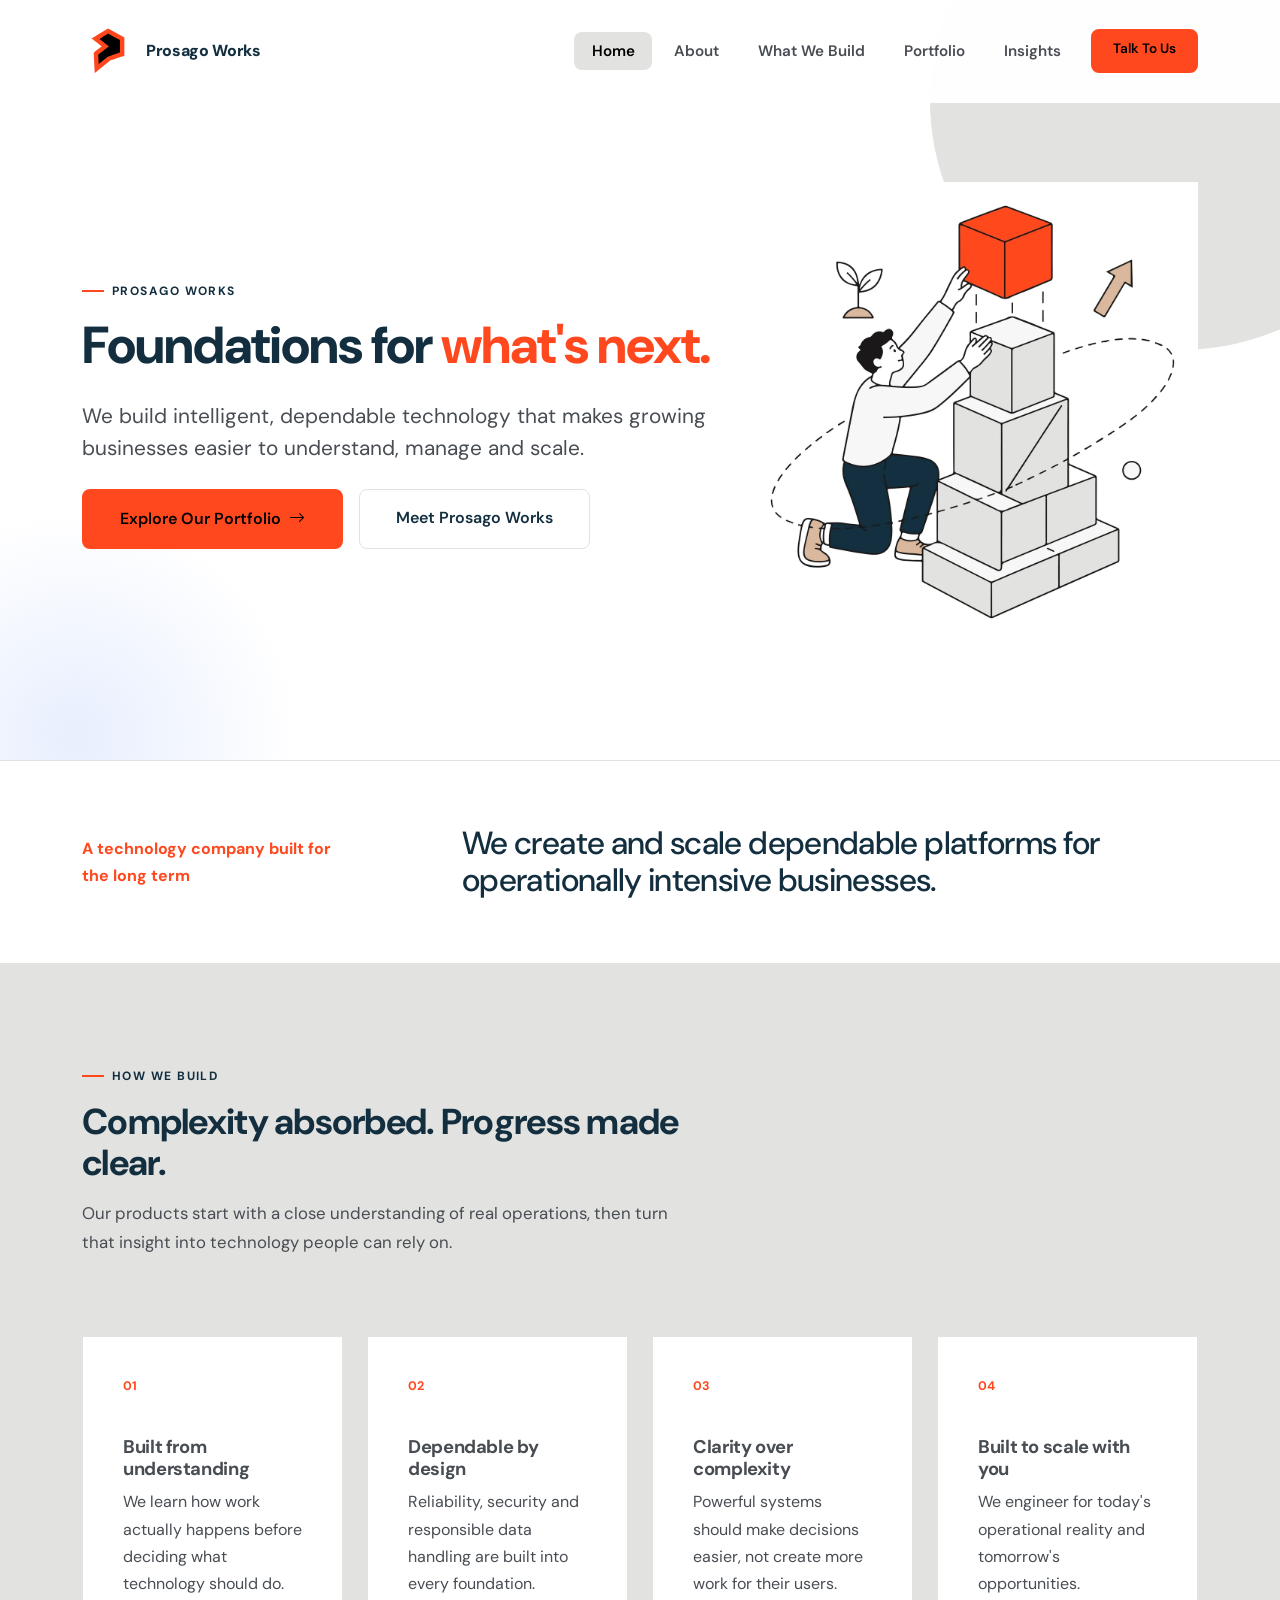
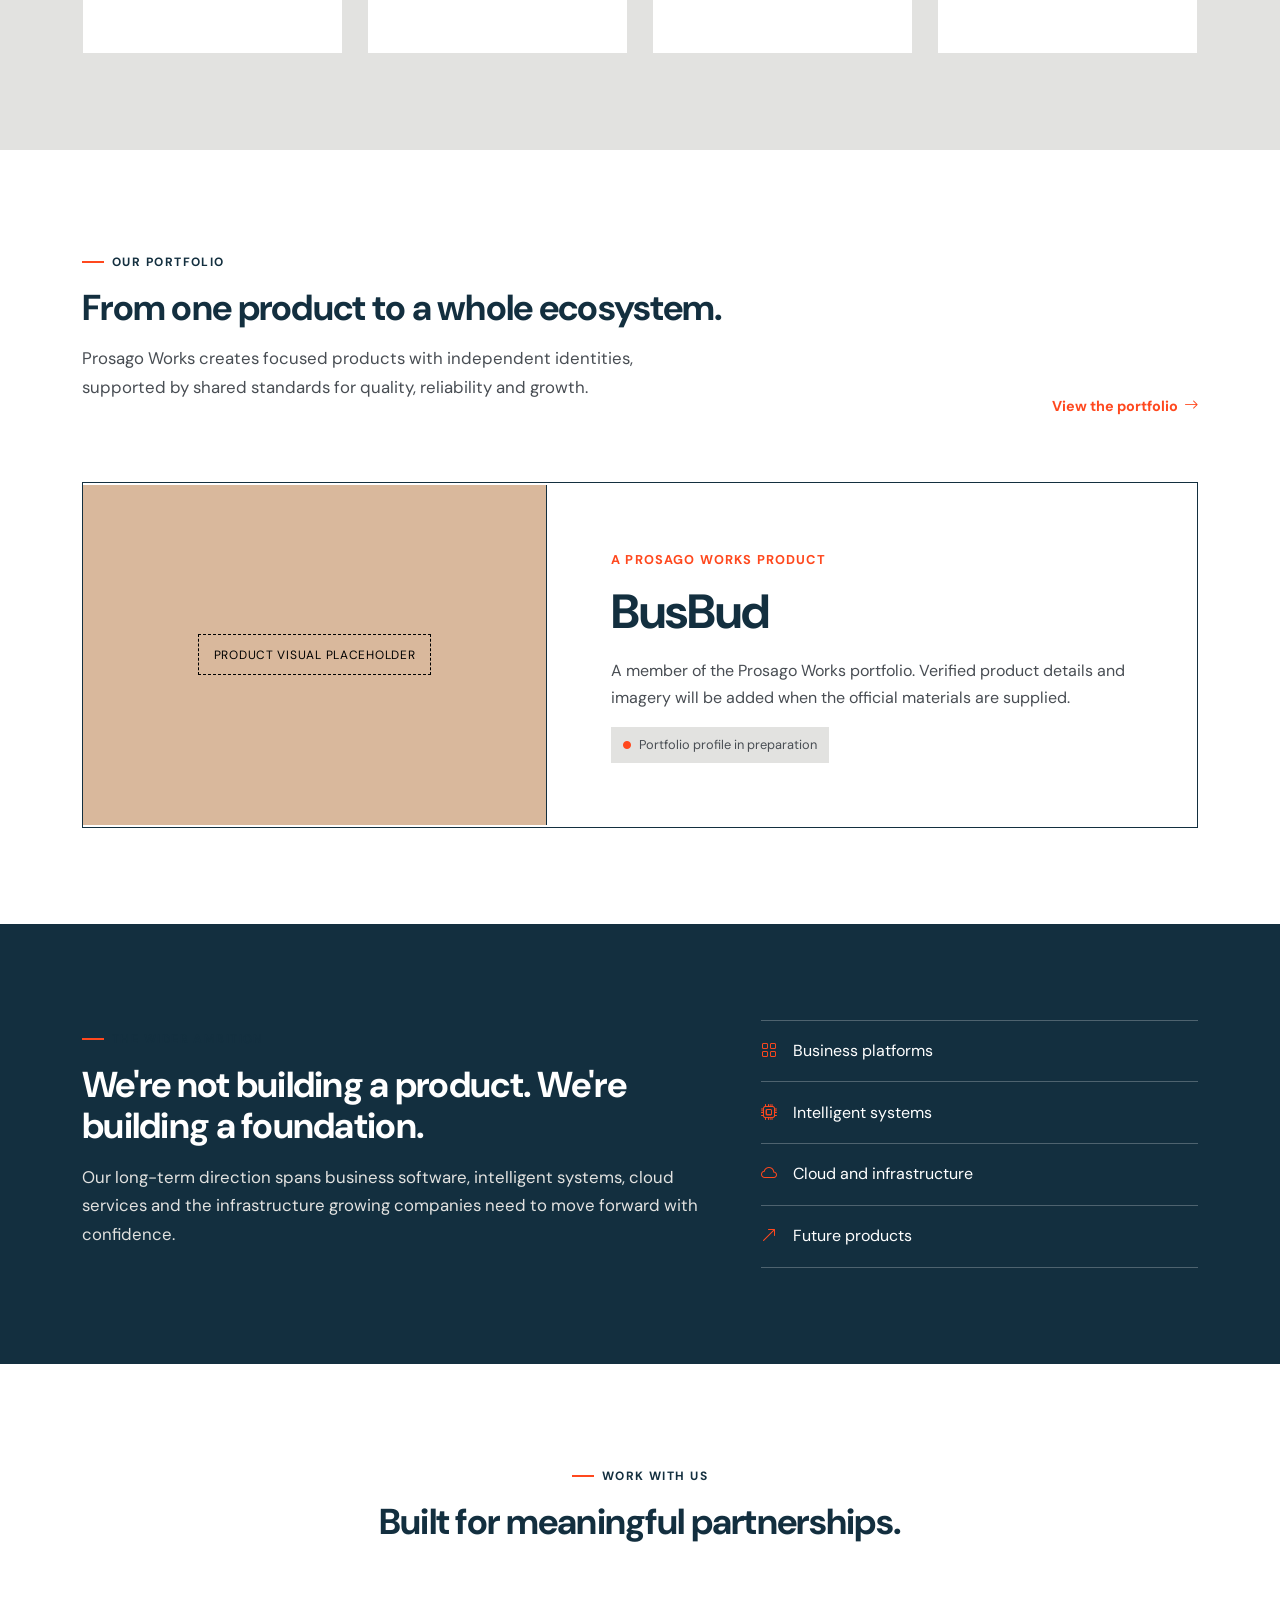
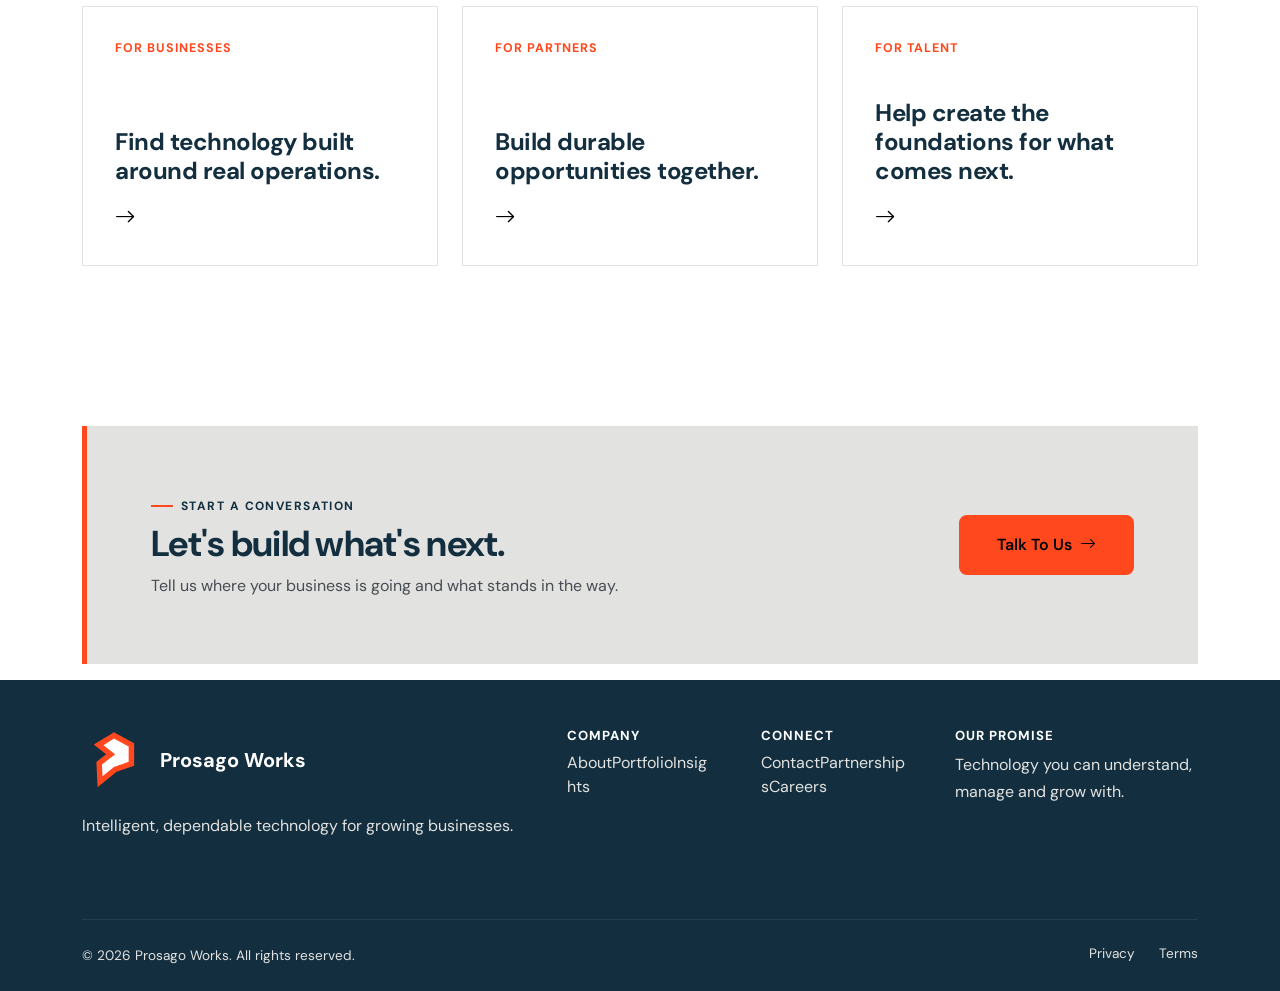
<file: index.html>
<!doctype html>
<html lang="en">
<head>
  <meta charset="utf-8"><meta name="viewport" content="width=device-width, initial-scale=1">
  <title>Prosago Works — Foundations for what's next</title>
  <meta name="description" content="Prosago Works builds intelligent, dependable technology for growing businesses.">
  <meta property="og:title" content="Prosago Works — Foundations for what's next"><meta property="og:description" content="Intelligent, dependable technology for growing businesses."><meta property="og:type" content="website">
  <link rel="icon" type="image/svg+xml" href="assets/logos/prosago-mark-orange-black.svg">
  <link rel="preconnect" href="https://fonts.googleapis.com"><link rel="preconnect" href="https://fonts.gstatic.com" crossorigin>
  <link href="https://fonts.googleapis.com/css2?family=DM+Sans:wght@400;500;600;700&family=Montserrat:wght@400;500;600&display=swap" rel="stylesheet">
  <link href="https://cdn.jsdelivr.net/npm/bootstrap@5.3.3/dist/css/bootstrap.min.css" rel="stylesheet"><link href="https://cdn.jsdelivr.net/npm/bootstrap-icons@1.11.3/font/bootstrap-icons.css" rel="stylesheet"><link href="css/custom.css" rel="stylesheet"><link href="css/home.css" rel="stylesheet">
</head>
<body>
  <a class="skip-link" href="#main-content">Skip to main content</a>
  <nav class="navbar navbar-expand-lg navbar-nexora fixed-top" aria-label="Primary navigation"><div class="container">
    <a class="navbar-brand navbar-brand-custom pw-brand" href="index.html" aria-label="Prosago Works home"><img src="assets/logos/prosago-mark-orange-black.svg" alt="" width="52" height="52"><span>Prosago Works</span></a>
    <button class="navbar-toggler navbar-toggler-custom" type="button" data-bs-toggle="collapse" data-bs-target="#mainNav" aria-controls="mainNav" aria-expanded="false" aria-label="Open navigation"><span class="bar"></span><span class="bar"></span><span class="bar"></span></button>
    <div class="collapse navbar-collapse" id="mainNav"><ul class="navbar-nav ms-auto align-items-lg-center gap-1 mt-3 mt-lg-0">
      <li class="nav-item"><a class="nav-link active" aria-current="page" href="index.html">Home</a></li><li class="nav-item"><a class="nav-link" href="about.html">About</a></li><li class="nav-item"><a class="nav-link" href="services.html">What We Build</a></li><li class="nav-item"><a class="nav-link" href="portfolio.html">Portfolio</a></li><li class="nav-item"><a class="nav-link" href="blog.html">Insights</a></li><li class="nav-item ms-lg-2 mt-2 mt-lg-0"><a class="btn btn-primary btn-sm-custom w-100" href="contact.html">Talk To Us</a></li>
    </ul></div>
  </div></nav>

  <main id="main-content">
    <header class="hero corporate-hero"><div class="container"><div class="row align-items-center gy-5">
      <div class="col-lg-7 hero-content reveal"><span class="eyebrow">Prosago Works</span><h1 class="mb-4">Foundations for <span class="text-primary-custom">what's next.</span></h1><p class="hero-lead mb-4">We build intelligent, dependable technology that makes growing businesses easier to understand, manage and scale.</p><div class="d-flex flex-wrap gap-3"><a href="portfolio.html" class="btn btn-primary btn-lg-custom">Explore Our Portfolio <i class="bi bi-arrow-right ms-1" aria-hidden="true"></i></a><a href="about.html" class="btn btn-light-custom btn-lg-custom">Meet Prosago Works</a></div></div>
      <div class="col-lg-5 reveal"><picture><source media="(max-width: 767px)" srcset="assets/illustrations/foundations-growth-720.webp"><img class="hero-illustration" src="assets/illustrations/foundations-growth-1200.webp" width="1200" height="1224" alt="A person assembling blocks into a strong, growing foundation."></picture></div>
    </div></div></header>

    <section class="section-sm trust-statement" aria-labelledby="company-intro"><div class="container"><div class="row align-items-center g-4"><div class="col-lg-4"><p class="section-kicker mb-0">A technology company built for the long term</p></div><div class="col-lg-8"><h2 id="company-intro" class="statement mb-0">We create and scale dependable platforms for operationally intensive businesses.</h2></div></div></div></section>

    <section class="section bg-soft" aria-labelledby="principles-title"><div class="container">
      <div class="row section-header"><div class="col-lg-7 reveal"><span class="eyebrow">How we build</span><h2 id="principles-title" class="section-title">Complexity absorbed. Progress made clear.</h2><p class="section-subtitle">Our products start with a close understanding of real operations, then turn that insight into technology people can rely on.</p></div></div>
      <div class="row g-4"><div class="col-md-6 col-lg-3 reveal"><article class="card-premium"><span class="principle-number">01</span><h3 class="card-title">Built from understanding</h3><p>We learn how work actually happens before deciding what technology should do.</p></article></div><div class="col-md-6 col-lg-3 reveal"><article class="card-premium"><span class="principle-number">02</span><h3 class="card-title">Dependable by design</h3><p>Reliability, security and responsible data handling are built into every foundation.</p></article></div><div class="col-md-6 col-lg-3 reveal"><article class="card-premium"><span class="principle-number">03</span><h3 class="card-title">Clarity over complexity</h3><p>Powerful systems should make decisions easier, not create more work for their users.</p></article></div><div class="col-md-6 col-lg-3 reveal"><article class="card-premium"><span class="principle-number">04</span><h3 class="card-title">Built to scale with you</h3><p>We engineer for today's operational reality and tomorrow's opportunities.</p></article></div></div>
    </div></section>

    <section class="section" aria-labelledby="portfolio-title"><div class="container">
      <div class="row section-header align-items-end"><div class="col-lg-7 reveal"><span class="eyebrow">Our portfolio</span><h2 id="portfolio-title" class="section-title">From one product to a whole ecosystem.</h2><p class="section-subtitle">Prosago Works creates focused products with independent identities, supported by shared standards for quality, reliability and growth.</p></div><div class="col-lg-5 text-lg-end mt-3 mt-lg-0"><a class="card-link-arrow" href="portfolio.html">View the portfolio <i class="bi bi-arrow-right" aria-hidden="true"></i></a></div></div>
      <article class="portfolio-feature reveal"><div class="row align-items-center g-0"><div class="col-lg-5"><div class="portfolio-placeholder" role="img" aria-label="Placeholder for the BusBud product visual"><span>Product visual placeholder</span></div></div><div class="col-lg-7"><div class="portfolio-copy"><span class="portfolio-label">A Prosago Works product</span><h3>BusBud</h3><p>A member of the Prosago Works portfolio. Verified product details and imagery will be added when the official materials are supplied.</p><span class="status-badge"><i class="bi bi-circle-fill" aria-hidden="true"></i> Portfolio profile in preparation</span></div></div></div></article>
    </div></section>

    <section class="section bg-slate text-white" aria-labelledby="future-title"><div class="container"><div class="row g-5 align-items-center"><div class="col-lg-7 reveal"><span class="eyebrow eyebrow-dark">The wider ambition</span><h2 id="future-title" class="section-title text-white">We're not building a product. We're building a foundation.</h2><p class="section-subtitle text-platinum">Our long-term direction spans business software, intelligent systems, cloud services and the infrastructure growing companies need to move forward with confidence.</p></div><div class="col-lg-5"><ul class="direction-list"><li><i class="bi bi-grid" aria-hidden="true"></i><span>Business platforms</span></li><li><i class="bi bi-cpu" aria-hidden="true"></i><span>Intelligent systems</span></li><li><i class="bi bi-cloud" aria-hidden="true"></i><span>Cloud and infrastructure</span></li><li><i class="bi bi-arrow-up-right" aria-hidden="true"></i><span>Future products</span></li></ul></div></div></div></section>

    <section class="section" aria-labelledby="audiences-title"><div class="container"><div class="text-center section-header reveal"><span class="eyebrow">Work with us</span><h2 id="audiences-title" class="section-title">Built for meaningful partnerships.</h2></div><div class="row g-4"><div class="col-md-4 reveal"><a class="audience-card" href="contact.html"><span>For businesses</span><h3>Find technology built around real operations.</h3><i class="bi bi-arrow-right" aria-hidden="true"></i></a></div><div class="col-md-4 reveal"><a class="audience-card" href="contact.html"><span>For partners</span><h3>Build durable opportunities together.</h3><i class="bi bi-arrow-right" aria-hidden="true"></i></a></div><div class="col-md-4 reveal"><a class="audience-card" href="contact.html"><span>For talent</span><h3>Help create the foundations for what comes next.</h3><i class="bi bi-arrow-right" aria-hidden="true"></i></a></div></div></div></section>

    <section class="section-sm"><div class="container"><div class="cta-panel"><div><span class="eyebrow mb-2">Start a conversation</span><h2 class="mb-2">Let's build what's next.</h2><p class="mb-0">Tell us where your business is going and what stands in the way.</p></div><a href="contact.html" class="btn btn-primary btn-lg-custom">Talk To Us <i class="bi bi-arrow-right ms-1" aria-hidden="true"></i></a></div></div></section>
  </main>

  <footer class="footer"><div class="container"><div class="row g-5 footer-main"><div class="col-lg-5"><a class="footer-logo" href="index.html" aria-label="Prosago Works home"><img src="assets/logos/prosago-mark-orange-white.svg" alt="" width="64" height="64"><span>Prosago Works</span></a><p>Intelligent, dependable technology for growing businesses.</p></div><div class="col-6 col-lg-2"><h2>Company</h2><a href="about.html">About</a><a href="portfolio.html">Portfolio</a><a href="blog.html">Insights</a></div><div class="col-6 col-lg-2"><h2>Connect</h2><a href="contact.html">Contact</a><a href="contact.html">Partnerships</a><a href="contact.html">Careers</a></div><div class="col-lg-3"><h2>Our promise</h2><p>Technology you can understand, manage and grow with.</p></div></div><div class="footer-bottom"><p class="mb-0">&copy; 2026 Prosago Works. All rights reserved.</p><div class="d-flex gap-4"><a href="#">Privacy</a><a href="#">Terms</a></div></div></div></footer>
  <button class="back-to-top" aria-label="Back to top"><i class="bi bi-arrow-up" aria-hidden="true"></i></button>
  <script src="https://cdn.jsdelivr.net/npm/bootstrap@5.3.3/dist/js/bootstrap.bundle.min.js"></script><script src="js/main.js"></script>
</body>
</html>
</file>
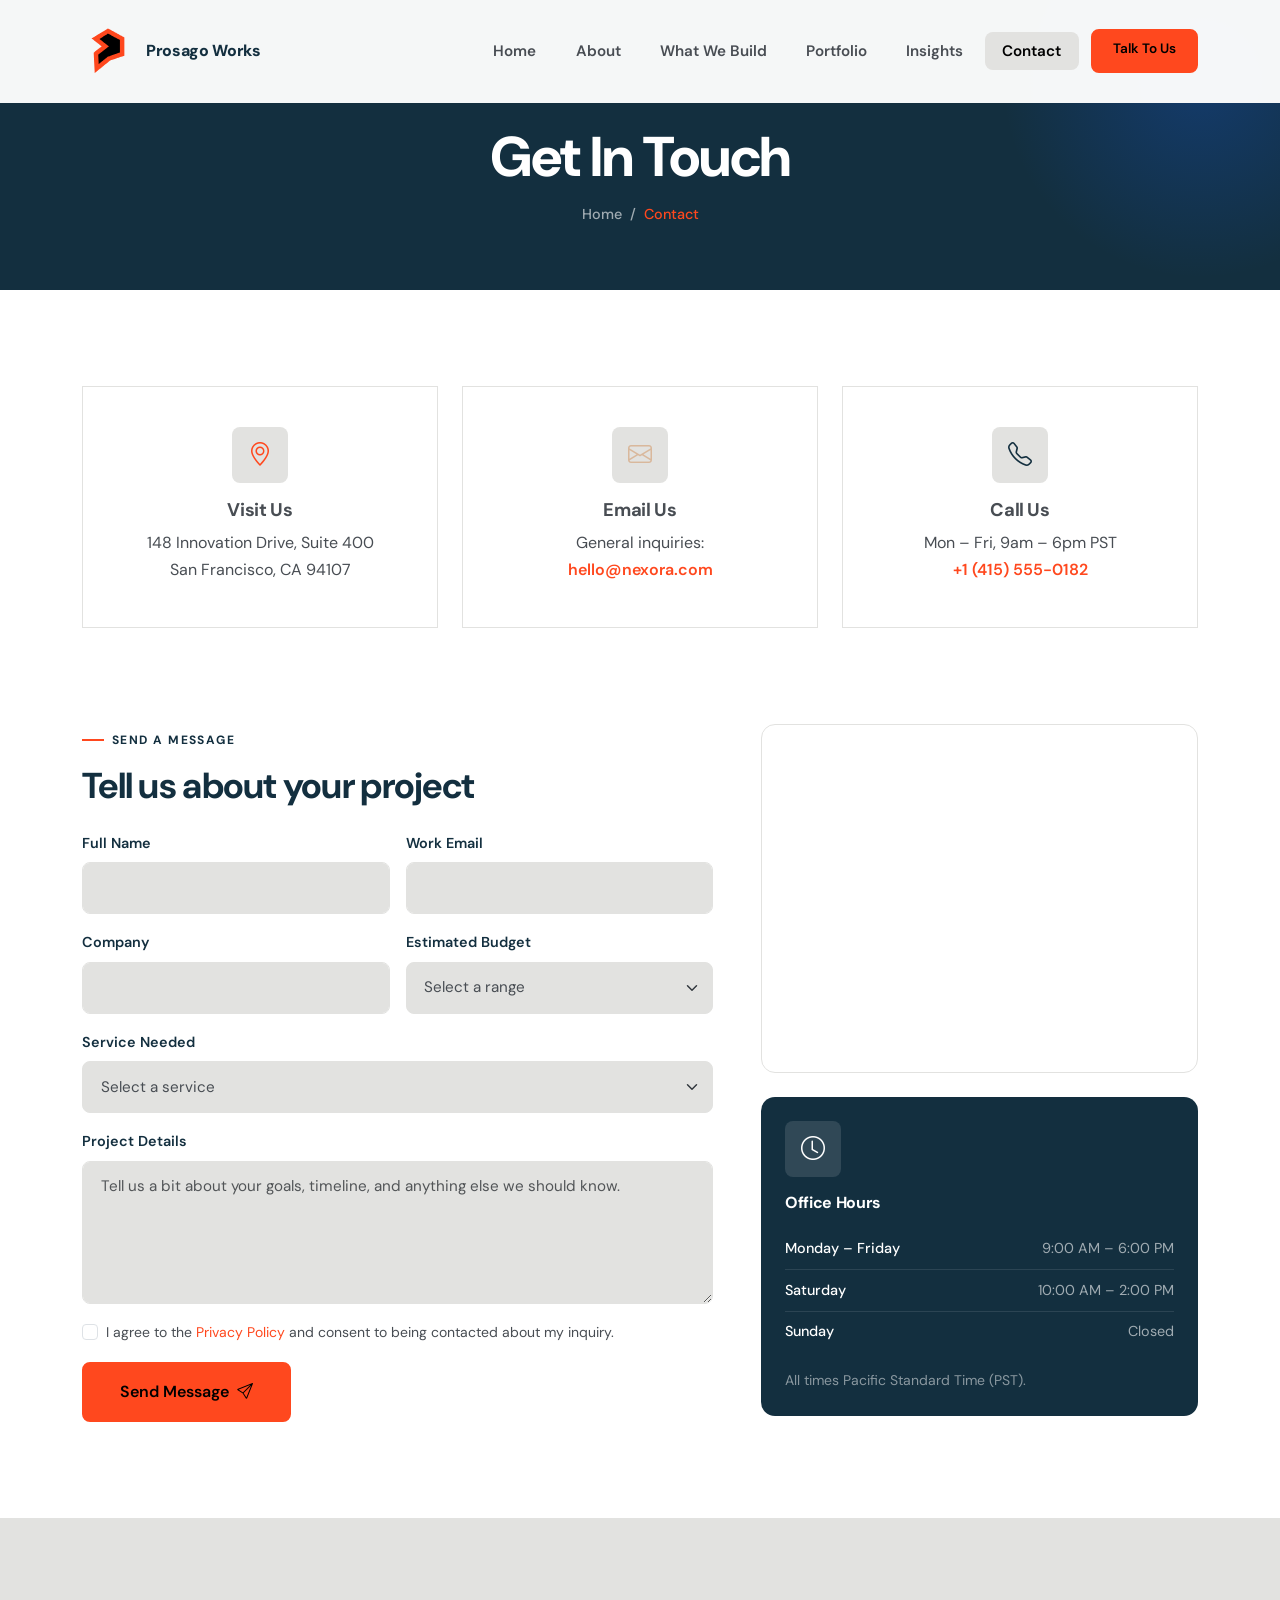
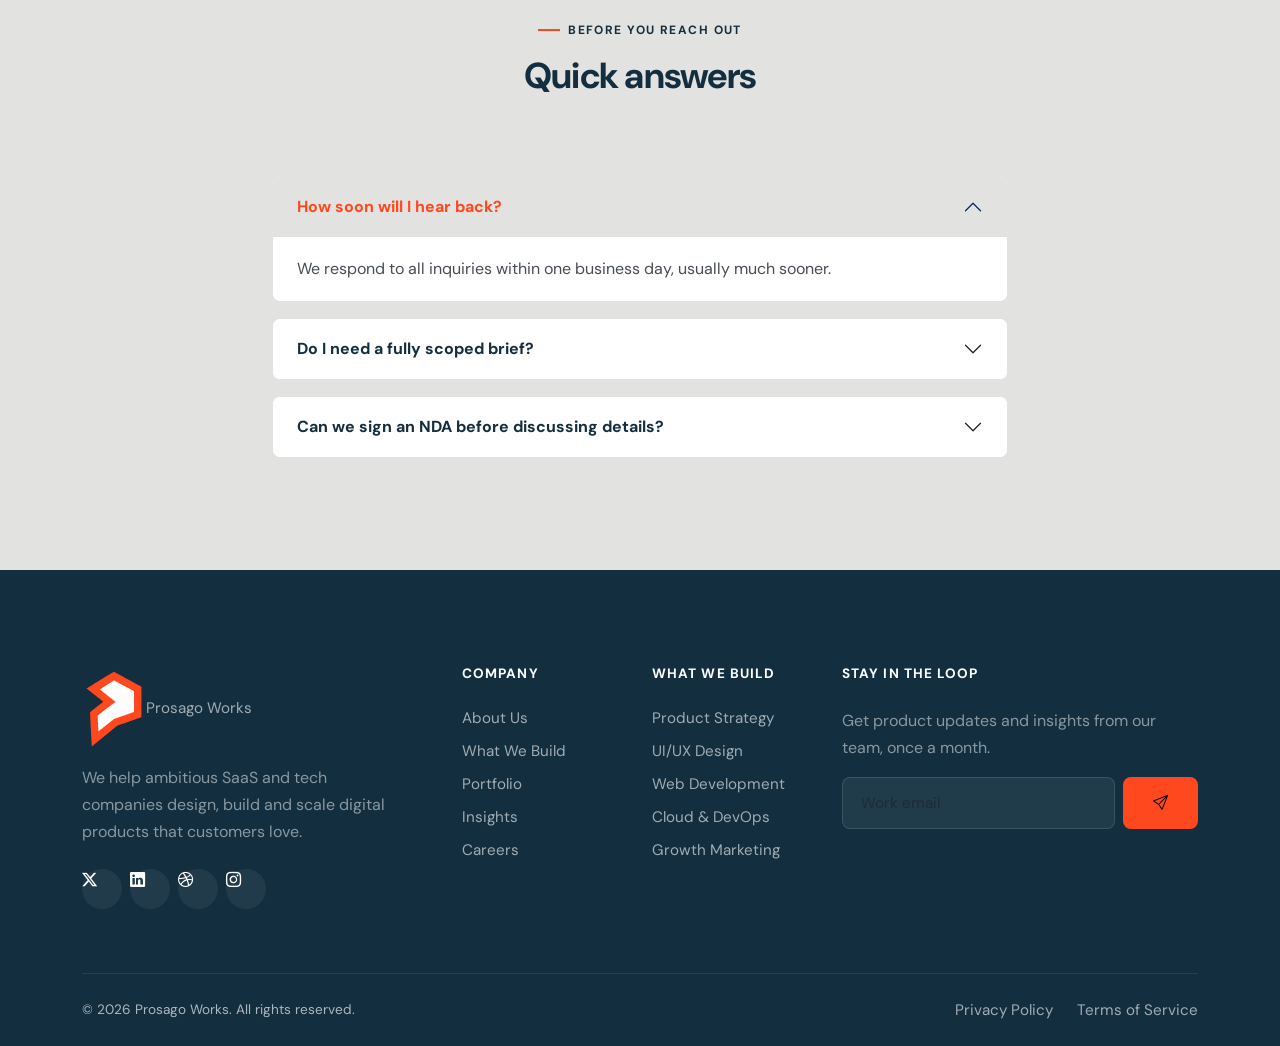
<file: contact.html>
<!DOCTYPE html>
<html lang="en">
<head>
  <meta charset="UTF-8">
  <meta name="viewport" content="width=device-width, initial-scale=1.0">
  <title>Contact Us — Prosago Works</title>
  <meta name="description" content="Get in touch with the Prosago Works team — start a project, ask a question, or book a free strategy call.">
  <link rel="icon" type="image/svg+xml" href="assets/logos/prosago-mark-orange-black.svg">
  <link rel="preconnect" href="https://fonts.googleapis.com">
  <link rel="preconnect" href="https://fonts.gstatic.com" crossorigin>
  <link href="https://fonts.googleapis.com/css2?family=DM+Sans:wght@400;500;600;700&family=Montserrat:wght@400;500;600&display=swap" rel="stylesheet">
  <link href="https://cdn.jsdelivr.net/npm/bootstrap@5.3.3/dist/css/bootstrap.min.css" rel="stylesheet">
  <link href="https://cdn.jsdelivr.net/npm/bootstrap-icons@1.11.3/font/bootstrap-icons.css" rel="stylesheet">
  <link href="css/custom.css" rel="stylesheet">
</head>
<body>

  <nav class="navbar navbar-expand-lg navbar-nexora fixed-top">
    <div class="container">
      <a class="navbar-brand navbar-brand-custom pw-brand" href="index.html" aria-label="Prosago Works home"><img src="assets/logos/prosago-mark-orange-black.svg" alt="" width="52" height="52"><span>Prosago Works</span></a>
      <button class="navbar-toggler navbar-toggler-custom" type="button" data-bs-toggle="collapse" data-bs-target="#mainNav" aria-controls="mainNav" aria-expanded="false" aria-label="Toggle navigation">
        <span class="bar"></span><span class="bar"></span><span class="bar"></span>
      </button>
      <div class="collapse navbar-collapse" id="mainNav">
        <ul class="navbar-nav ms-auto align-items-lg-center gap-1 mt-3 mt-lg-0">
          <li class="nav-item"><a class="nav-link" href="index.html">Home</a></li>
          <li class="nav-item"><a class="nav-link" href="about.html">About</a></li>
          <li class="nav-item"><a class="nav-link" href="services.html">What We Build</a></li>
          <li class="nav-item"><a class="nav-link" href="portfolio.html">Portfolio</a></li>
          <li class="nav-item"><a class="nav-link" href="blog.html">Insights</a></li>
          <li class="nav-item"><a class="nav-link active" href="contact.html">Contact</a></li>
          <li class="nav-item ms-lg-2 mt-2 mt-lg-0">
            <a href="contact.html" class="btn btn-primary btn-sm-custom w-100">Talk To Us</a>
          </li>
        </ul>
      </div>
    </div>
  </nav>

  <header class="page-header">
    <div class="container">
      <h1 class="mb-3">Get In Touch</h1>
      <div class="breadcrumb-custom">
        <a href="index.html">Home</a> <span>/</span> <span class="active">Contact</span>
      </div>
    </div>
  </header>

  <!-- CONTACT INFO CARDS -->
  <section class="section pb-0">
    <div class="container">
      <div class="row g-4">
        <div class="col-md-4 reveal">
          <div class="card-premium text-center">
            <div class="icon-box icon-box-primary mx-auto mb-3"><i class="bi bi-geo-alt"></i></div>
            <h3 class="card-title">Visit Us</h3>
            <p class="mb-0">148 Innovation Drive, Suite 400<br>San Francisco, CA 94107</p>
          </div>
        </div>
        <div class="col-md-4 reveal">
          <div class="card-premium text-center">
            <div class="icon-box icon-box-secondary mx-auto mb-3"><i class="bi bi-envelope"></i></div>
            <h3 class="card-title">Email Us</h3>
            <p class="mb-1">General inquiries:<br><a href="mailto:hello@nexora.com" class="text-primary-custom fw-semibold text-decoration-none">hello@nexora.com</a></p>
          </div>
        </div>
        <div class="col-md-4 reveal">
          <div class="card-premium text-center">
            <div class="icon-box icon-box-success mx-auto mb-3"><i class="bi bi-telephone"></i></div>
            <h3 class="card-title">Call Us</h3>
            <p class="mb-0">Mon – Fri, 9am – 6pm PST<br><a href="tel:+14155550182" class="text-primary-custom fw-semibold text-decoration-none">+1 (415) 555-0182</a></p>
          </div>
        </div>
      </div>
    </div>
  </section>

  <!-- FORM + MAP -->
  <section class="section">
    <div class="container">
      <div class="row g-5 align-items-stretch">
        <div class="col-lg-7 reveal">
          <span class="eyebrow">Send a message</span>
          <h2 class="section-title mb-4">Tell us about your project</h2>
          <form class="needs-validation" novalidate>
            <div class="row g-3">
              <div class="col-md-6">
                <label class="form-label" for="fullName">Full Name</label>
                <input type="text" class="form-control" id="fullName" required>
                <div class="invalid-feedback">Please enter your name.</div>
              </div>
              <div class="col-md-6">
                <label class="form-label" for="workEmail">Work Email</label>
                <input type="email" class="form-control" id="workEmail" required>
                <div class="invalid-feedback">Please enter a valid email address.</div>
              </div>
              <div class="col-md-6">
                <label class="form-label" for="companyName">Company</label>
                <input type="text" class="form-control" id="companyName">
              </div>
              <div class="col-md-6">
                <label class="form-label" for="budget">Estimated Budget</label>
                <select class="form-select" id="budget" required>
                  <option value="" selected disabled>Select a range</option>
                  <option>Under $5,000</option>
                  <option>$5,000 – $15,000</option>
                  <option>$15,000 – $50,000</option>
                  <option>$50,000+</option>
                </select>
                <div class="invalid-feedback">Please select a budget range.</div>
              </div>
              <div class="col-12">
                <label class="form-label" for="service">Service Needed</label>
                <select class="form-select" id="service" required>
                  <option value="" selected disabled>Select a service</option>
                  <option>Product Strategy</option>
                  <option>UI/UX Design</option>
                  <option>Web Development</option>
                  <option>Cloud &amp; DevOps</option>
                  <option>Growth Marketing</option>
                  <option>Something else</option>
                </select>
                <div class="invalid-feedback">Please select a service.</div>
              </div>
              <div class="col-12">
                <label class="form-label" for="message">Project Details</label>
                <textarea class="form-control" id="message" rows="5" placeholder="Tell us a bit about your goals, timeline, and anything else we should know." required></textarea>
                <div class="invalid-feedback">Please share a few details about your project.</div>
              </div>
              <div class="col-12">
                <div class="form-check">
                  <input class="form-check-input" type="checkbox" id="agreeTerms" required>
                  <label class="form-check-label small text-slate" for="agreeTerms">
                    I agree to the <a href="#" class="text-primary-custom">Privacy Policy</a> and consent to being contacted about my inquiry.
                  </label>
                  <div class="invalid-feedback">You must agree before submitting.</div>
                </div>
              </div>
              <div class="col-12">
                <button type="submit" class="btn btn-primary btn-lg-custom">Send Message <i class="bi bi-send ms-1"></i></button>
              </div>
            </div>
          </form>
        </div>

        <div class="col-lg-5 reveal">
          <div class="map-frame mb-4">
            <iframe src="https://www.google.com/maps?q=San+Francisco&output=embed" loading="lazy" referrerpolicy="no-referrer-when-downgrade" title="Prosago Works office location map"></iframe>
          </div>
          <div class="widget bg-gradient-dark text-white border-0">
            <div class="icon-box icon-box-white mb-3"><i class="bi bi-clock"></i></div>
            <h5 class="text-white mb-3">Office Hours</h5>
            <ul class="widget-link-list" style="--n-border: rgba(255,255,255,0.1);">
              <li style="border-color: rgba(255,255,255,0.1); color:#fff;">Monday – Friday <span style="color:rgba(255,255,255,0.6);">9:00 AM – 6:00 PM</span></li>
              <li style="border-color: rgba(255,255,255,0.1); color:#fff;">Saturday <span style="color:rgba(255,255,255,0.6);">10:00 AM – 2:00 PM</span></li>
              <li style="border-color: rgba(255,255,255,0.1); color:#fff;">Sunday <span style="color:rgba(255,255,255,0.6);">Closed</span></li>
            </ul>
            <p class="text-white-50 small mt-3 mb-0">All times Pacific Standard Time (PST).</p>
          </div>
        </div>
      </div>
    </div>
  </section>

  <!-- FAQ -->
  <section class="section bg-soft">
    <div class="container">
      <div class="row section-header justify-content-center text-center">
        <div class="col-lg-7 reveal">
          <span class="eyebrow">Before you reach out</span>
          <h2 class="section-title">Quick answers</h2>
        </div>
      </div>
      <div class="row justify-content-center">
        <div class="col-lg-8 reveal">
          <div class="accordion accordion-custom" id="contactFaq">
            <div class="accordion-item">
              <h2 class="accordion-header">
                <button class="accordion-button" type="button" data-bs-toggle="collapse" data-bs-target="#cfaq1">How soon will I hear back?</button>
              </h2>
              <div id="cfaq1" class="accordion-collapse collapse show" data-bs-parent="#contactFaq">
                <div class="accordion-body">We respond to all inquiries within one business day, usually much sooner.</div>
              </div>
            </div>
            <div class="accordion-item">
              <h2 class="accordion-header">
                <button class="accordion-button collapsed" type="button" data-bs-toggle="collapse" data-bs-target="#cfaq2">Do I need a fully scoped brief?</button>
              </h2>
              <div id="cfaq2" class="accordion-collapse collapse" data-bs-parent="#contactFaq">
                <div class="accordion-body">Not at all — a rough idea is enough to start. We'll help you scope the rest during a free discovery call.</div>
              </div>
            </div>
            <div class="accordion-item">
              <h2 class="accordion-header">
                <button class="accordion-button collapsed" type="button" data-bs-toggle="collapse" data-bs-target="#cfaq3">Can we sign an NDA before discussing details?</button>
              </h2>
              <div id="cfaq3" class="accordion-collapse collapse" data-bs-parent="#contactFaq">
                <div class="accordion-body">Yes, we're happy to sign your NDA — just mention it in your message and we'll send it over before our first call.</div>
              </div>
            </div>
          </div>
        </div>
      </div>
    </div>
  </section>

  <footer class="footer-nexora">
    <div class="container">
      <div class="row gy-4">
        <div class="col-lg-4 col-md-6">
          <a class="footer-logo" href="index.html" aria-label="Prosago Works home"><img src="assets/logos/prosago-mark-orange-white.svg" alt="" width="64" height="64"><span>Prosago Works</span></a>
          <p class="text-white-50 mb-4" style="max-width:320px;">We help ambitious SaaS and tech companies design, build and scale digital products that customers love.</p>
          <div class="d-flex gap-2">
            <a href="#" class="social-icon"><i class="bi bi-twitter-x"></i></a>
            <a href="#" class="social-icon"><i class="bi bi-linkedin"></i></a>
            <a href="#" class="social-icon"><i class="bi bi-dribbble"></i></a>
            <a href="#" class="social-icon"><i class="bi bi-instagram"></i></a>
          </div>
        </div>
        <div class="col-lg-2 col-md-6 col-6">
          <h6>Company</h6>
          <a href="about.html">About Us</a>
          <a href="services.html">What We Build</a>
          <a href="portfolio.html">Portfolio</a>
          <a href="blog.html">Insights</a>
          <a href="contact.html">Careers</a>
        </div>
        <div class="col-lg-2 col-md-6 col-6">
          <h6>What We Build</h6>
          <a href="service-details.html">Product Strategy</a>
          <a href="service-details.html">UI/UX Design</a>
          <a href="service-details.html">Web Development</a>
          <a href="service-details.html">Cloud &amp; DevOps</a>
          <a href="service-details.html">Growth Marketing</a>
        </div>
        <div class="col-lg-4 col-md-6">
          <h6>Stay in the loop</h6>
          <p class="text-white-50 mb-3">Get product updates and insights from our team, once a month.</p>
          <form class="d-flex gap-2 needs-validation" novalidate>
            <input type="email" class="form-control" placeholder="Work email" required style="background:rgba(255,255,255,0.06); border-color:rgba(255,255,255,0.12); color:#fff;">
            <button class="btn btn-primary flex-shrink-0" type="submit"><i class="bi bi-send"></i></button>
          </form>
        </div>
      </div>
      <div class="footer-bottom d-flex flex-column flex-md-row justify-content-between align-items-center gap-2 text-center text-md-start">
        <p class="mb-0" style="display: flex;">&copy; 2026 Prosago Works. All rights reserved.</p>
        <div class="d-flex gap-4">
          <a href="#" class="mb-0">Privacy Policy</a>
          <a href="#" class="mb-0">Terms of Service</a>
        </div>
      </div>
    </div>
  </footer>

  <button class="back-to-top" aria-label="Back to top"><i class="bi bi-arrow-up"></i></button>

  <script src="https://cdn.jsdelivr.net/npm/bootstrap@5.3.3/dist/js/bootstrap.bundle.min.js"></script>
  <script src="js/main.js"></script>
</body>
</html>
</file>
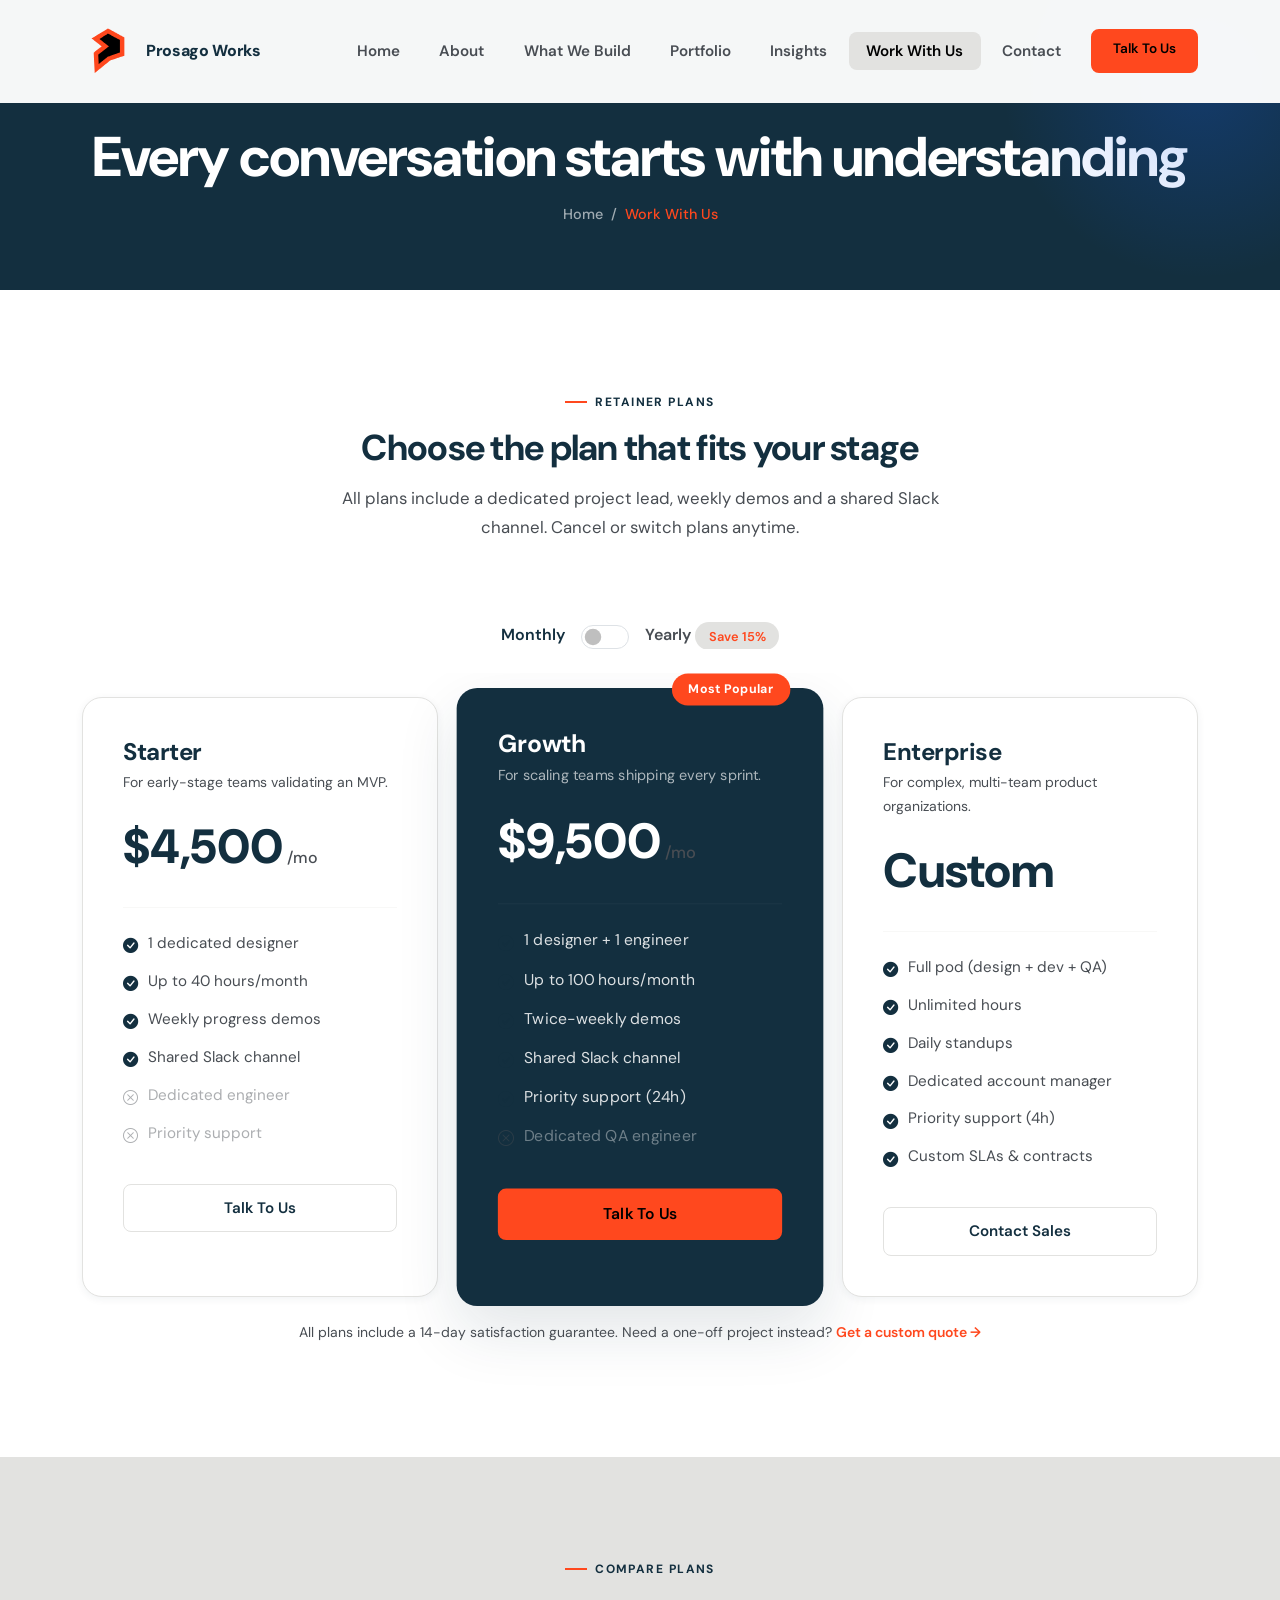
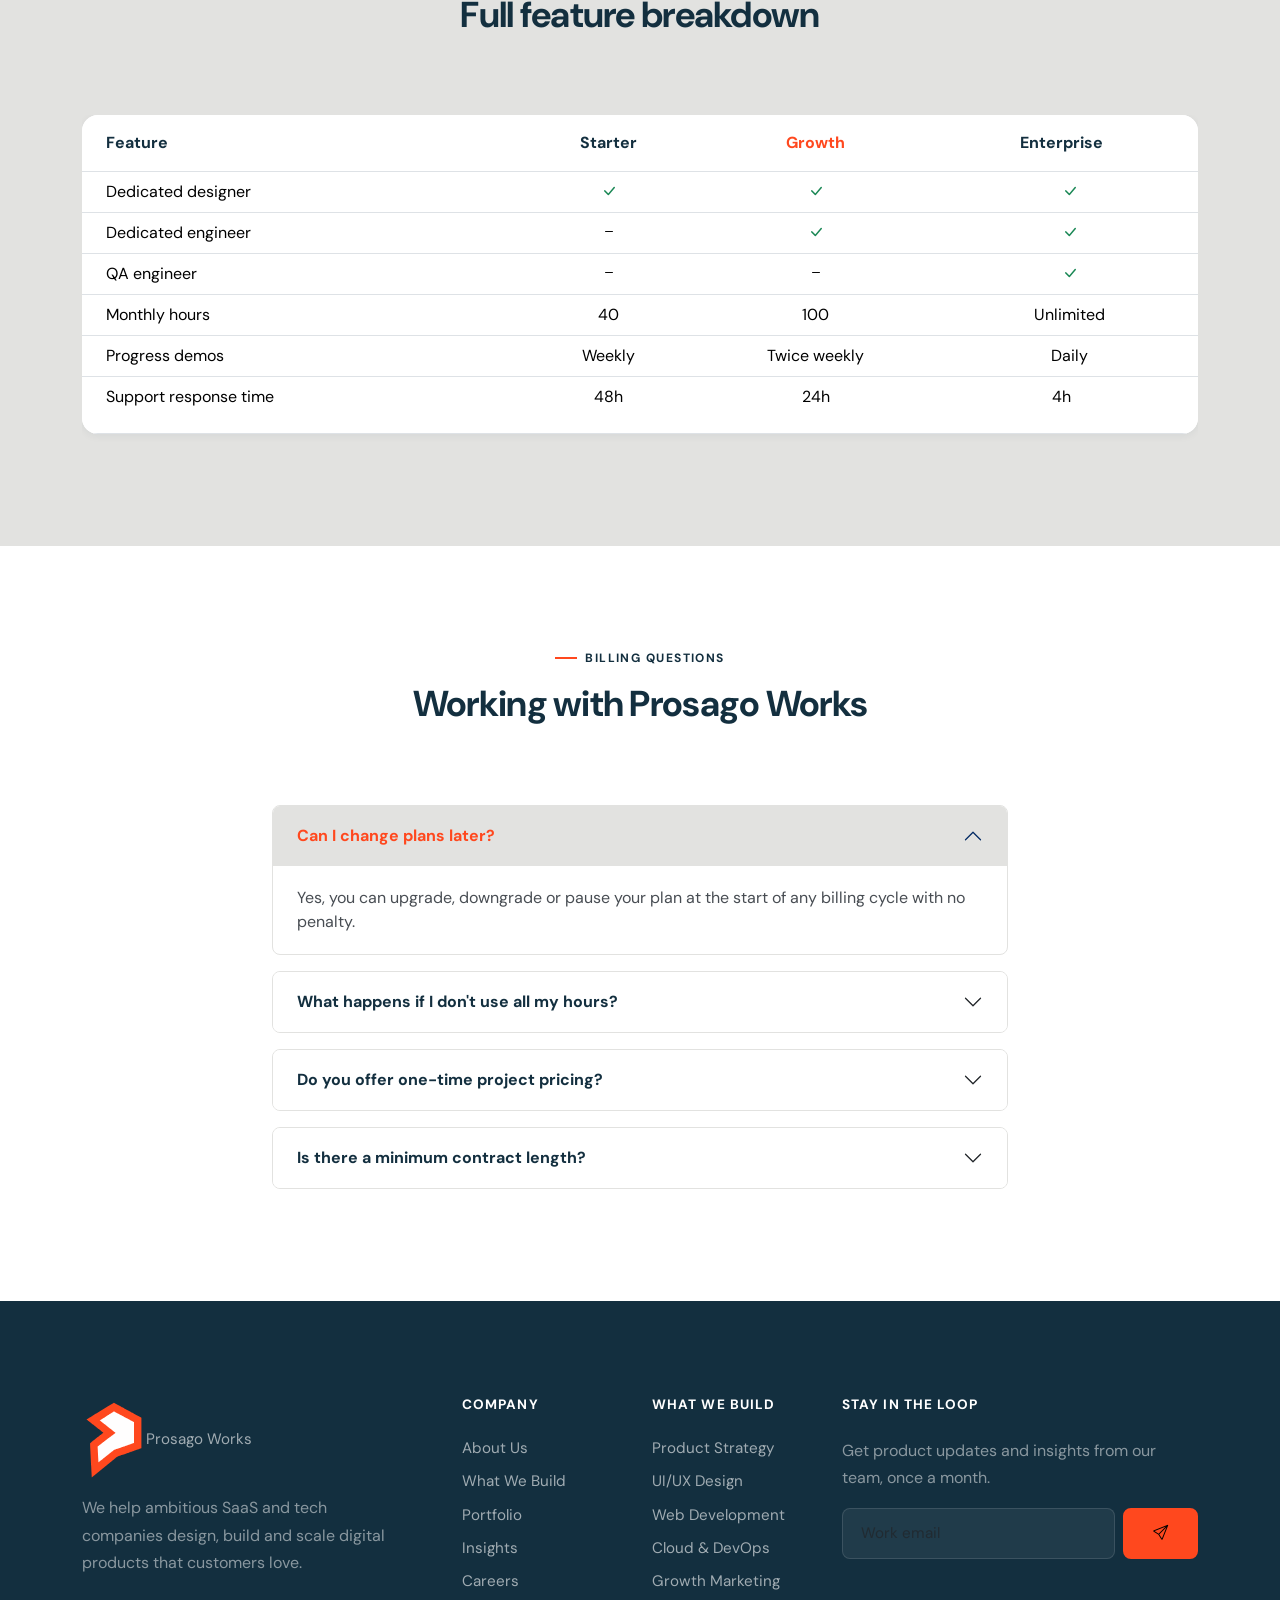
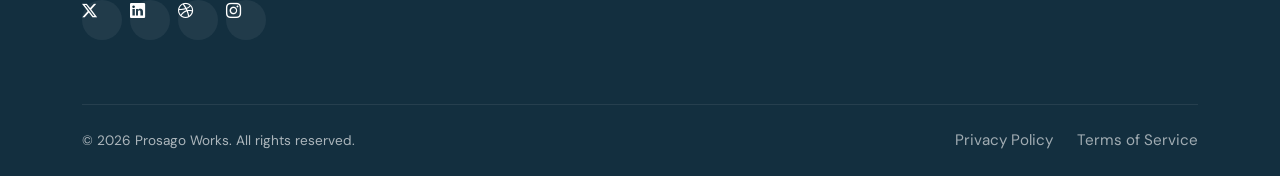
<file: pricing.html>
<!DOCTYPE html>
<html lang="en">
<head>
  <meta charset="UTF-8">
  <meta name="viewport" content="width=device-width, initial-scale=1.0">
  <title>Work With Us — Prosago Works</title>
  <meta name="description" content="Start a conversation with Prosago Works about partnerships, products and future opportunities.">
  <link rel="icon" type="image/svg+xml" href="assets/logos/prosago-mark-orange-black.svg">
  <link rel="preconnect" href="https://fonts.googleapis.com">
  <link rel="preconnect" href="https://fonts.gstatic.com" crossorigin>
  <link href="https://fonts.googleapis.com/css2?family=DM+Sans:wght@400;500;600;700&family=Montserrat:wght@400;500;600&display=swap" rel="stylesheet">
  <link href="https://cdn.jsdelivr.net/npm/bootstrap@5.3.3/dist/css/bootstrap.min.css" rel="stylesheet">
  <link href="https://cdn.jsdelivr.net/npm/bootstrap-icons@1.11.3/font/bootstrap-icons.css" rel="stylesheet">
  <link href="css/custom.css" rel="stylesheet">
</head>
<body>

  <nav class="navbar navbar-expand-lg navbar-nexora fixed-top">
    <div class="container">
      <a class="navbar-brand navbar-brand-custom pw-brand" href="index.html" aria-label="Prosago Works home"><img src="assets/logos/prosago-mark-orange-black.svg" alt="" width="52" height="52"><span>Prosago Works</span></a>
      <button class="navbar-toggler navbar-toggler-custom" type="button" data-bs-toggle="collapse" data-bs-target="#mainNav" aria-controls="mainNav" aria-expanded="false" aria-label="Toggle navigation">
        <span class="bar"></span><span class="bar"></span><span class="bar"></span>
      </button>
      <div class="collapse navbar-collapse" id="mainNav">
        <ul class="navbar-nav ms-auto align-items-lg-center gap-1 mt-3 mt-lg-0">
          <li class="nav-item"><a class="nav-link" href="index.html">Home</a></li>
          <li class="nav-item"><a class="nav-link" href="about.html">About</a></li>
          <li class="nav-item"><a class="nav-link" href="services.html">What We Build</a></li>
          <li class="nav-item"><a class="nav-link" href="portfolio.html">Portfolio</a></li>
          <li class="nav-item"><a class="nav-link" href="blog.html">Insights</a></li>
          <li class="nav-item"><a class="nav-link active" href="pricing.html">Work With Us</a></li>
          <li class="nav-item"><a class="nav-link" href="contact.html">Contact</a></li>
          <li class="nav-item ms-lg-2 mt-2 mt-lg-0">
            <a href="contact.html" class="btn btn-primary btn-sm-custom w-100">Talk To Us</a>
          </li>
        </ul>
      </div>
    </div>
  </nav>

  <header class="page-header">
    <div class="container">
      <h1 class="mb-3">Every conversation starts with understanding</h1>
      <div class="breadcrumb-custom">
        <a href="index.html">Home</a> <span>/</span> <span class="active">Work With Us</span>
      </div>
    </div>
  </header>

  <!-- TOGGLE -->
  <section class="section pb-0">
    <div class="container">
      <div class="row section-header justify-content-center text-center">
        <div class="col-lg-7 reveal">
          <span class="eyebrow">Retainer plans</span>
          <h2 class="section-title">Choose the plan that fits your stage</h2>
          <p class="section-subtitle mx-auto">All plans include a dedicated project lead, weekly demos and a shared Slack channel. Cancel or switch plans anytime.</p>
        </div>
      </div>
      <div class="d-flex justify-content-center align-items-center gap-3 mb-5 reveal">
        <span class="fw-semibold text-navy" id="monthlyLabel">Monthly</span>
        <div class="form-check form-switch m-0">
          <input class="form-check-input" type="checkbox" role="switch" id="billingToggle" style="width:3em; height:1.5em; cursor:pointer;">
        </div>
        <span class="fw-semibold text-slate" id="yearlyLabel">Yearly <span class="badge-soft">Save 15%</span></span>
      </div>
    </div>
  </section>

  <!-- PRICING CARDS -->
  <section class="section pt-0">
    <div class="container">
      <div class="row g-4 align-items-stretch">
        <div class="col-lg-4 reveal">
          <div class="pricing-card">
            <h3 class="mb-1">Starter</h3>
            <p class="text-slate small mb-3">For early-stage teams validating an MVP.</p>
            <div class="price-wrap">
              <span class="price" data-monthly="4500" data-yearly="3825">$4,500</span>
              <span class="price-period">/mo</span>
            </div>
            <hr class="pricing-divider">
            <ul class="feature-list">
              <li><i class="bi bi-check-circle-fill"></i> 1 dedicated designer</li>
              <li><i class="bi bi-check-circle-fill"></i> Up to 40 hours/month</li>
              <li><i class="bi bi-check-circle-fill"></i> Weekly progress demos</li>
              <li><i class="bi bi-check-circle-fill"></i> Shared Slack channel</li>
              <li class="disabled"><i class="bi bi-x-circle"></i> Dedicated engineer</li>
              <li class="disabled"><i class="bi bi-x-circle"></i> Priority support</li>
            </ul>
            <a href="contact.html" class="btn btn-light-custom w-100 mt-4">Talk To Us</a>
          </div>
        </div>
        <div class="col-lg-4 reveal">
          <div class="pricing-card featured">
            <span class="pricing-badge">Most Popular</span>
            <h3 class="mb-1">Growth</h3>
            <p class="text-slate small mb-3">For scaling teams shipping every sprint.</p>
            <div class="price-wrap">
              <span class="price" data-monthly="9500" data-yearly="8075">$9,500</span>
              <span class="price-period">/mo</span>
            </div>
            <hr class="pricing-divider">
            <ul class="feature-list">
              <li><i class="bi bi-check-circle-fill"></i> 1 designer + 1 engineer</li>
              <li><i class="bi bi-check-circle-fill"></i> Up to 100 hours/month</li>
              <li><i class="bi bi-check-circle-fill"></i> Twice-weekly demos</li>
              <li><i class="bi bi-check-circle-fill"></i> Shared Slack channel</li>
              <li><i class="bi bi-check-circle-fill"></i> Priority support (24h)</li>
              <li class="disabled"><i class="bi bi-x-circle"></i> Dedicated QA engineer</li>
            </ul>
            <a href="contact.html" class="btn btn-primary w-100 mt-4">Talk To Us</a>
          </div>
        </div>
        <div class="col-lg-4 reveal">
          <div class="pricing-card">
            <h3 class="mb-1">Enterprise</h3>
            <p class="text-slate small mb-3">For complex, multi-team product organizations.</p>
            <div class="price-wrap">
              <span class="price">Custom</span>
            </div>
            <hr class="pricing-divider">
            <ul class="feature-list">
              <li><i class="bi bi-check-circle-fill"></i> Full pod (design + dev + QA)</li>
              <li><i class="bi bi-check-circle-fill"></i> Unlimited hours</li>
              <li><i class="bi bi-check-circle-fill"></i> Daily standups</li>
              <li><i class="bi bi-check-circle-fill"></i> Dedicated account manager</li>
              <li><i class="bi bi-check-circle-fill"></i> Priority support (4h)</li>
              <li><i class="bi bi-check-circle-fill"></i> Custom SLAs &amp; contracts</li>
            </ul>
            <a href="contact.html" class="btn btn-light-custom w-100 mt-4">Contact Sales</a>
          </div>
        </div>
      </div>
      <p class="text-center text-slate small mt-4 reveal">All plans include a 14-day satisfaction guarantee. Need a one-off project instead? <a href="contact.html" class="text-primary-custom fw-semibold">Get a custom quote →</a></p>
    </div>
  </section>

  <!-- COMPARISON TABLE -->
  <section class="section bg-soft">
    <div class="container">
      <div class="row section-header justify-content-center text-center">
        <div class="col-lg-7 reveal">
          <span class="eyebrow">Compare plans</span>
          <h2 class="section-title">Full feature breakdown</h2>
        </div>
      </div>
      <div class="table-responsive reveal">
        <table class="table align-middle bg-white rounded-4 overflow-hidden" style="box-shadow: var(--n-shadow-sm);">
          <thead>
            <tr class="text-center">
              <th class="text-start ps-4 py-3" style="font-family:var(--n-font-display); color:var(--n-navy);">Feature</th>
              <th class="py-3" style="font-family:var(--n-font-display); color:var(--n-navy);">Starter</th>
              <th class="py-3 text-primary-custom" style="font-family:var(--n-font-display);">Growth</th>
              <th class="py-3 pe-4" style="font-family:var(--n-font-display); color:var(--n-navy);">Enterprise</th>
            </tr>
          </thead>
          <tbody>
            <tr class="text-center">
              <td class="text-start ps-4">Dedicated designer</td>
              <td><i class="bi bi-check-lg text-success"></i></td>
              <td><i class="bi bi-check-lg text-success"></i></td>
              <td><i class="bi bi-check-lg text-success"></i></td>
            </tr>
            <tr class="text-center">
              <td class="text-start ps-4">Dedicated engineer</td>
              <td><i class="bi bi-dash text-slate-light"></i></td>
              <td><i class="bi bi-check-lg text-success"></i></td>
              <td><i class="bi bi-check-lg text-success"></i></td>
            </tr>
            <tr class="text-center">
              <td class="text-start ps-4">QA engineer</td>
              <td><i class="bi bi-dash text-slate-light"></i></td>
              <td><i class="bi bi-dash text-slate-light"></i></td>
              <td><i class="bi bi-check-lg text-success"></i></td>
            </tr>
            <tr class="text-center">
              <td class="text-start ps-4">Monthly hours</td>
              <td>40</td>
              <td>100</td>
              <td>Unlimited</td>
            </tr>
            <tr class="text-center">
              <td class="text-start ps-4">Progress demos</td>
              <td>Weekly</td>
              <td>Twice weekly</td>
              <td>Daily</td>
            </tr>
            <tr class="text-center">
              <td class="text-start ps-4 pb-4">Support response time</td>
              <td class="pb-4">48h</td>
              <td class="pb-4">24h</td>
              <td class="pb-4 pe-4">4h</td>
            </tr>
          </tbody>
        </table>
      </div>
    </div>
  </section>

  <!-- FAQ -->
  <section class="section">
    <div class="container">
      <div class="row section-header justify-content-center text-center">
        <div class="col-lg-7 reveal">
          <span class="eyebrow">Billing questions</span>
          <h2 class="section-title">Working with Prosago Works</h2>
        </div>
      </div>
      <div class="row justify-content-center">
        <div class="col-lg-8 reveal">
          <div class="accordion accordion-custom" id="pricingFaq">
            <div class="accordion-item">
              <h2 class="accordion-header">
                <button class="accordion-button" type="button" data-bs-toggle="collapse" data-bs-target="#pfaq1">Can I change plans later?</button>
              </h2>
              <div id="pfaq1" class="accordion-collapse collapse show" data-bs-parent="#pricingFaq">
                <div class="accordion-body">Yes, you can upgrade, downgrade or pause your plan at the start of any billing cycle with no penalty.</div>
              </div>
            </div>
            <div class="accordion-item">
              <h2 class="accordion-header">
                <button class="accordion-button collapsed" type="button" data-bs-toggle="collapse" data-bs-target="#pfaq2">What happens if I don't use all my hours?</button>
              </h2>
              <div id="pfaq2" class="accordion-collapse collapse" data-bs-parent="#pricingFaq">
                <div class="accordion-body">Unused hours roll over to the following month, up to a maximum of 20% of your monthly allocation.</div>
              </div>
            </div>
            <div class="accordion-item">
              <h2 class="accordion-header">
                <button class="accordion-button collapsed" type="button" data-bs-toggle="collapse" data-bs-target="#pfaq3">Do you offer one-time project pricing?</button>
              </h2>
              <div id="pfaq3" class="accordion-collapse collapse" data-bs-parent="#pricingFaq">
                <div class="accordion-body">Yes — for clearly scoped projects we can provide a fixed quote. Reach out via the contact page for a custom estimate.</div>
              </div>
            </div>
            <div class="accordion-item">
              <h2 class="accordion-header">
                <button class="accordion-button collapsed" type="button" data-bs-toggle="collapse" data-bs-target="#pfaq4">Is there a minimum contract length?</button>
              </h2>
              <div id="pfaq4" class="accordion-collapse collapse" data-bs-parent="#pricingFaq">
                <div class="accordion-body">Retainer plans run month-to-month with no long-term lock-in. Enterprise plans may include custom terms.</div>
              </div>
            </div>
          </div>
        </div>
      </div>
    </div>
  </section>

  <footer class="footer-nexora">
    <div class="container">
      <div class="row gy-4">
        <div class="col-lg-4 col-md-6">
          <a class="footer-logo" href="index.html" aria-label="Prosago Works home"><img src="assets/logos/prosago-mark-orange-white.svg" alt="" width="64" height="64"><span>Prosago Works</span></a>
          <p class="text-white-50 mb-4" style="max-width:320px;">We help ambitious SaaS and tech companies design, build and scale digital products that customers love.</p>
          <div class="d-flex gap-2">
            <a href="#" class="social-icon"><i class="bi bi-twitter-x"></i></a>
            <a href="#" class="social-icon"><i class="bi bi-linkedin"></i></a>
            <a href="#" class="social-icon"><i class="bi bi-dribbble"></i></a>
            <a href="#" class="social-icon"><i class="bi bi-instagram"></i></a>
          </div>
        </div>
        <div class="col-lg-2 col-md-6 col-6">
          <h6>Company</h6>
          <a href="about.html">About Us</a>
          <a href="services.html">What We Build</a>
          <a href="portfolio.html">Portfolio</a>
          <a href="blog.html">Insights</a>
          <a href="contact.html">Careers</a>
        </div>
        <div class="col-lg-2 col-md-6 col-6">
          <h6>What We Build</h6>
          <a href="service-details.html">Product Strategy</a>
          <a href="service-details.html">UI/UX Design</a>
          <a href="service-details.html">Web Development</a>
          <a href="service-details.html">Cloud &amp; DevOps</a>
          <a href="service-details.html">Growth Marketing</a>
        </div>
        <div class="col-lg-4 col-md-6">
          <h6>Stay in the loop</h6>
          <p class="text-white-50 mb-3">Get product updates and insights from our team, once a month.</p>
          <form class="d-flex gap-2 needs-validation" novalidate>
            <input type="email" class="form-control" placeholder="Work email" required style="background:rgba(255,255,255,0.06); border-color:rgba(255,255,255,0.12); color:#fff;">
            <button class="btn btn-primary flex-shrink-0" type="submit"><i class="bi bi-send"></i></button>
          </form>
        </div>
      </div>
      <div class="footer-bottom d-flex flex-column flex-md-row justify-content-between align-items-center gap-2 text-center text-md-start">
        <p class="mb-0" style="display: flex;">&copy; 2026 Prosago Works. All rights reserved.</p>
        <div class="d-flex gap-4">
          <a href="#" class="mb-0">Privacy Policy</a>
          <a href="#" class="mb-0">Terms of Service</a>
        </div>
      </div>
    </div>
  </footer>

  <button class="back-to-top" aria-label="Back to top"><i class="bi bi-arrow-up"></i></button>

  <script src="https://cdn.jsdelivr.net/npm/bootstrap@5.3.3/dist/js/bootstrap.bundle.min.js"></script>
  <script src="js/main.js"></script>
  <script>
    // Monthly / Yearly pricing toggle
    const toggle = document.getElementById('billingToggle');
    const monthlyLabel = document.getElementById('monthlyLabel');
    const yearlyLabel = document.getElementById('yearlyLabel');
    const prices = document.querySelectorAll('.price[data-monthly]');

    toggle.addEventListener('change', function () {
      const yearly = this.checked;
      monthlyLabel.classList.toggle('text-slate', yearly);
      monthlyLabel.classList.toggle('fw-semibold', !yearly);
      yearlyLabel.classList.toggle('text-slate', !yearly);
      yearlyLabel.classList.toggle('text-navy', yearly);

      prices.forEach(price => {
        const val = yearly ? price.dataset.yearly : price.dataset.monthly;
        price.textContent = '$' + Number(val).toLocaleString();
      });
    });
  </script>
</body>
</html>
</file>
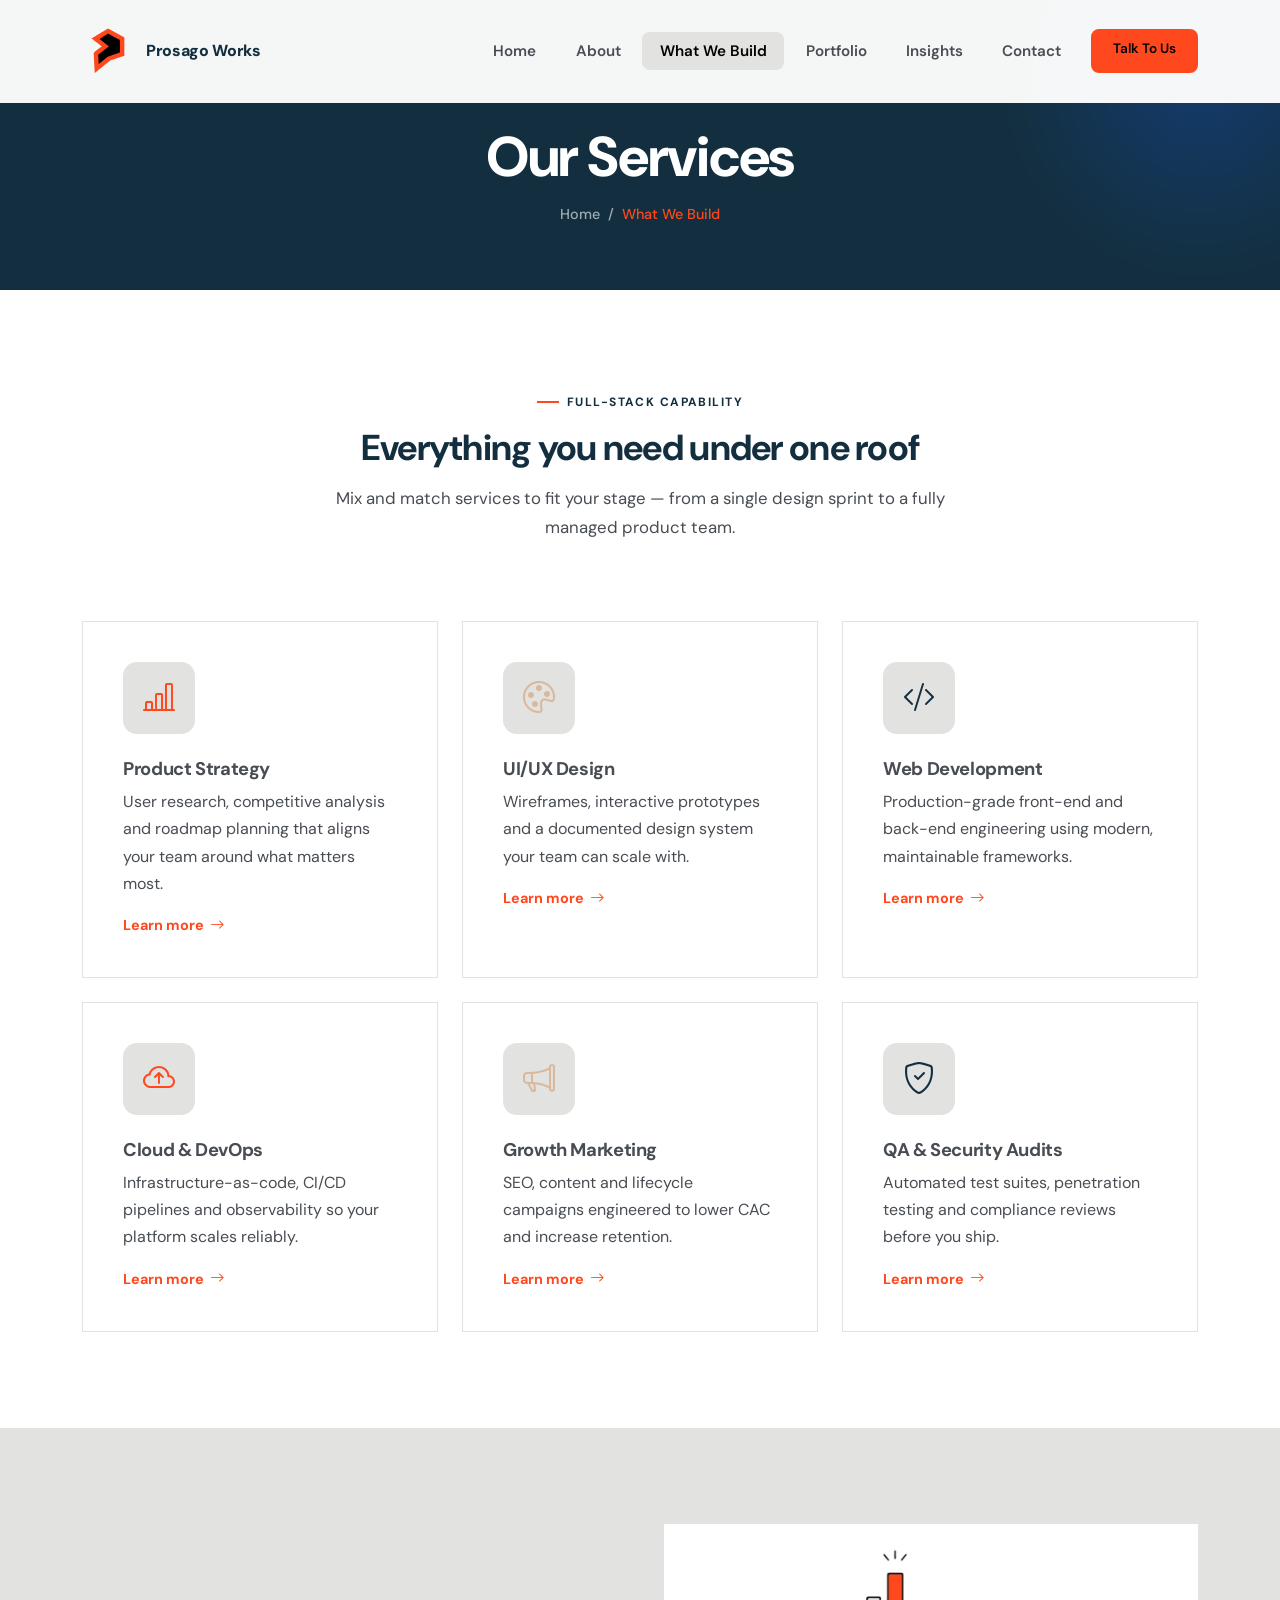
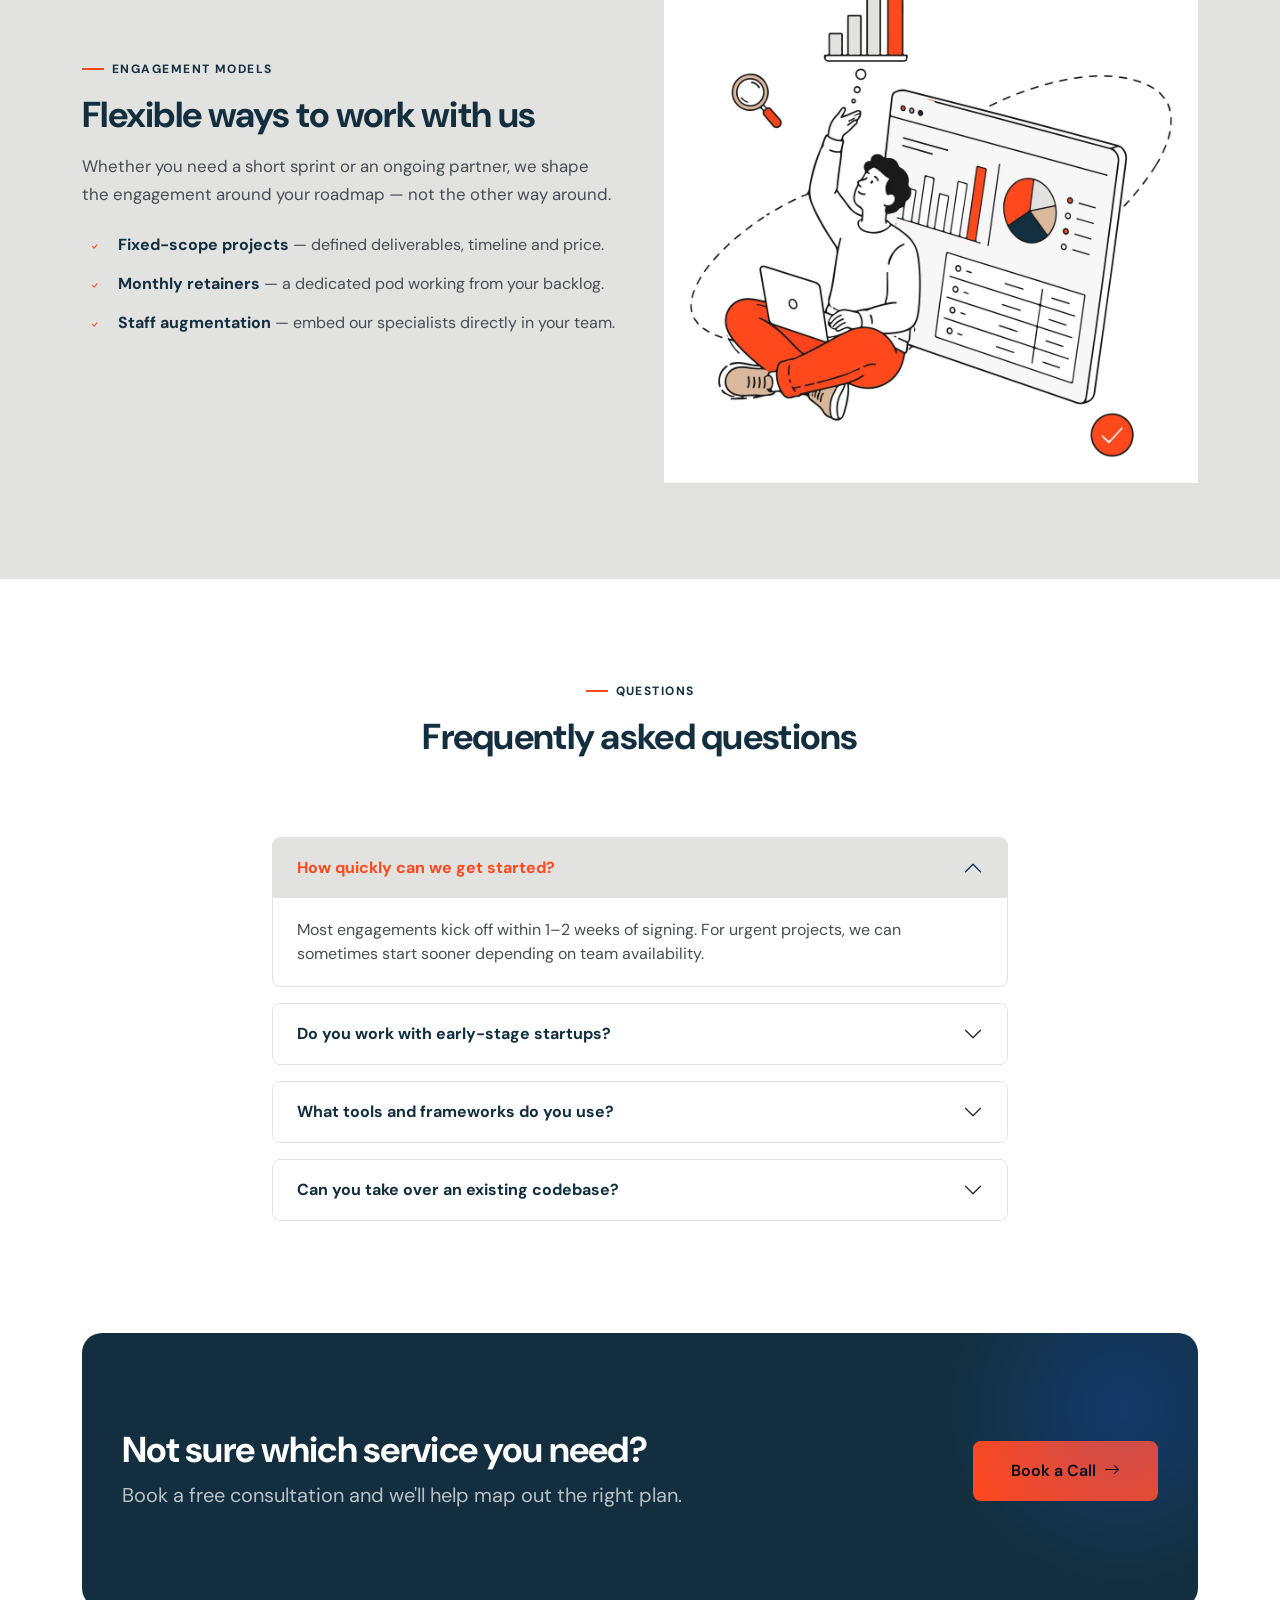
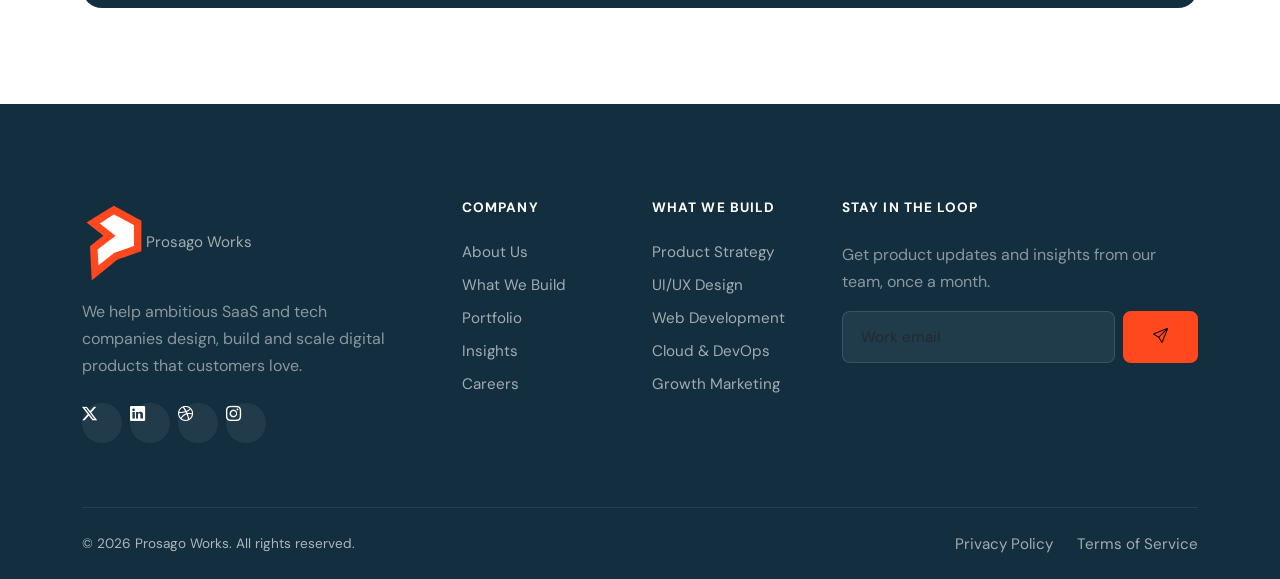
<file: services.html>
<!DOCTYPE html>
<html lang="en">
<head>
  <meta charset="UTF-8">
  <meta name="viewport" content="width=device-width, initial-scale=1.0">
  <title>Services — Prosago Works</title>
  <meta name="description" content="Explore Prosago Works's full range of services — product strategy, UI/UX design, web development, cloud & DevOps and growth marketing.">
  <link rel="icon" type="image/svg+xml" href="assets/logos/prosago-mark-orange-black.svg">
  <link rel="preconnect" href="https://fonts.googleapis.com">
  <link rel="preconnect" href="https://fonts.gstatic.com" crossorigin>
  <link href="https://fonts.googleapis.com/css2?family=DM+Sans:wght@400;500;600;700&family=Montserrat:wght@400;500;600&display=swap" rel="stylesheet">
  <link href="https://cdn.jsdelivr.net/npm/bootstrap@5.3.3/dist/css/bootstrap.min.css" rel="stylesheet">
  <link href="https://cdn.jsdelivr.net/npm/bootstrap-icons@1.11.3/font/bootstrap-icons.css" rel="stylesheet">
  <link href="css/custom.css" rel="stylesheet">
</head>
<body>

  <nav class="navbar navbar-expand-lg navbar-nexora fixed-top">
    <div class="container">
      <a class="navbar-brand navbar-brand-custom pw-brand" href="index.html" aria-label="Prosago Works home"><img src="assets/logos/prosago-mark-orange-black.svg" alt="" width="52" height="52"><span>Prosago Works</span></a>
      <button class="navbar-toggler navbar-toggler-custom" type="button" data-bs-toggle="collapse" data-bs-target="#mainNav" aria-controls="mainNav" aria-expanded="false" aria-label="Toggle navigation">
        <span class="bar"></span><span class="bar"></span><span class="bar"></span>
      </button>
      <div class="collapse navbar-collapse" id="mainNav">
        <ul class="navbar-nav ms-auto align-items-lg-center gap-1 mt-3 mt-lg-0">
          <li class="nav-item"><a class="nav-link" href="index.html">Home</a></li>
          <li class="nav-item"><a class="nav-link" href="about.html">About</a></li>
          <li class="nav-item"><a class="nav-link active" href="services.html">What We Build</a></li>
          <li class="nav-item"><a class="nav-link" href="portfolio.html">Portfolio</a></li>
          <li class="nav-item"><a class="nav-link" href="blog.html">Insights</a></li>
          <li class="nav-item"><a class="nav-link" href="contact.html">Contact</a></li>
          <li class="nav-item ms-lg-2 mt-2 mt-lg-0">
            <a href="contact.html" class="btn btn-primary btn-sm-custom w-100">Talk To Us</a>
          </li>
        </ul>
      </div>
    </div>
  </nav>

  <header class="page-header">
    <div class="container">
      <h1 class="mb-3">Our Services</h1>
      <div class="breadcrumb-custom">
        <a href="index.html">Home</a> <span>/</span> <span class="active">What We Build</span>
      </div>
    </div>
  </header>

  <!-- SERVICES GRID -->
  <section class="section">
    <div class="container">
      <div class="row section-header justify-content-center text-center">
        <div class="col-lg-7 reveal">
          <span class="eyebrow">Full-stack capability</span>
          <h2 class="section-title">Everything you need under one roof</h2>
          <p class="section-subtitle mx-auto">Mix and match services to fit your stage — from a single design sprint to a fully managed product team.</p>
        </div>
      </div>
      <div class="row g-4">
        <div class="col-md-6 col-lg-4 reveal">
          <div class="card-premium">
            <div class="icon-box icon-box-lg icon-box-primary mb-4"><i class="bi bi-bar-chart-line"></i></div>
            <h3 class="card-title">Product Strategy</h3>
            <p class="mb-3">User research, competitive analysis and roadmap planning that aligns your team around what matters most.</p>
            <a href="service-details.html" class="card-link-arrow">Learn more <i class="bi bi-arrow-right"></i></a>
          </div>
        </div>
        <div class="col-md-6 col-lg-4 reveal">
          <div class="card-premium">
            <div class="icon-box icon-box-lg icon-box-secondary mb-4"><i class="bi bi-palette"></i></div>
            <h3 class="card-title">UI/UX Design</h3>
            <p class="mb-3">Wireframes, interactive prototypes and a documented design system your team can scale with.</p>
            <a href="service-details.html" class="card-link-arrow">Learn more <i class="bi bi-arrow-right"></i></a>
          </div>
        </div>
        <div class="col-md-6 col-lg-4 reveal">
          <div class="card-premium">
            <div class="icon-box icon-box-lg icon-box-success mb-4"><i class="bi bi-code-slash"></i></div>
            <h3 class="card-title">Web Development</h3>
            <p class="mb-3">Production-grade front-end and back-end engineering using modern, maintainable frameworks.</p>
            <a href="service-details.html" class="card-link-arrow">Learn more <i class="bi bi-arrow-right"></i></a>
          </div>
        </div>
        <div class="col-md-6 col-lg-4 reveal">
          <div class="card-premium">
            <div class="icon-box icon-box-lg icon-box-primary mb-4"><i class="bi bi-cloud-arrow-up"></i></div>
            <h3 class="card-title">Cloud &amp; DevOps</h3>
            <p class="mb-3">Infrastructure-as-code, CI/CD pipelines and observability so your platform scales reliably.</p>
            <a href="service-details.html" class="card-link-arrow">Learn more <i class="bi bi-arrow-right"></i></a>
          </div>
        </div>
        <div class="col-md-6 col-lg-4 reveal">
          <div class="card-premium">
            <div class="icon-box icon-box-lg icon-box-secondary mb-4"><i class="bi bi-megaphone"></i></div>
            <h3 class="card-title">Growth Marketing</h3>
            <p class="mb-3">SEO, content and lifecycle campaigns engineered to lower CAC and increase retention.</p>
            <a href="service-details.html" class="card-link-arrow">Learn more <i class="bi bi-arrow-right"></i></a>
          </div>
        </div>
        <div class="col-md-6 col-lg-4 reveal">
          <div class="card-premium">
            <div class="icon-box icon-box-lg icon-box-success mb-4"><i class="bi bi-shield-check"></i></div>
            <h3 class="card-title">QA &amp; Security Audits</h3>
            <p class="mb-3">Automated test suites, penetration testing and compliance reviews before you ship.</p>
            <a href="service-details.html" class="card-link-arrow">Learn more <i class="bi bi-arrow-right"></i></a>
          </div>
        </div>
      </div>
    </div>
  </section>

  <!-- HOW WE ENGAGE -->
  <section class="section bg-soft">
    <div class="container">
      <div class="row align-items-center g-5">
        <div class="col-lg-6 reveal">
          <span class="eyebrow">Engagement models</span>
          <h2 class="section-title">Flexible ways to work with us</h2>
          <p class="section-subtitle mb-4">Whether you need a short sprint or an ongoing partner, we shape the engagement around your roadmap — not the other way around.</p>
          <ul class="list-check">
            <li><i class="bi bi-check"></i><div><strong class="text-navy">Fixed-scope projects</strong> — defined deliverables, timeline and price.</div></li>
            <li><i class="bi bi-check"></i><div><strong class="text-navy">Monthly retainers</strong> — a dedicated pod working from your backlog.</div></li>
            <li><i class="bi bi-check"></i><div><strong class="text-navy">Staff augmentation</strong> — embed our specialists directly in your team.</div></li>
          </ul>
        </div>
        <div class="col-lg-6 reveal">
          <picture><source media="(max-width: 767px)" srcset="assets/illustrations/operational-clarity-720.webp"><img src="assets/illustrations/operational-clarity-1200.webp" class="brand-illustration" width="1200" height="1256" alt="A person examining an operational dashboard with charts and business data."></picture>
        </div>
      </div>
    </div>
  </section>

  <!-- FAQ -->
  <section class="section">
    <div class="container">
      <div class="row section-header justify-content-center text-center">
        <div class="col-lg-7 reveal">
          <span class="eyebrow">Questions</span>
          <h2 class="section-title">Frequently asked questions</h2>
        </div>
      </div>
      <div class="row justify-content-center">
        <div class="col-lg-8 reveal">
          <div class="accordion accordion-custom" id="servicesFaq">
            <div class="accordion-item">
              <h2 class="accordion-header">
                <button class="accordion-button" type="button" data-bs-toggle="collapse" data-bs-target="#faq1">How quickly can we get started?</button>
              </h2>
              <div id="faq1" class="accordion-collapse collapse show" data-bs-parent="#servicesFaq">
                <div class="accordion-body">Most engagements kick off within 1–2 weeks of signing. For urgent projects, we can sometimes start sooner depending on team availability.</div>
              </div>
            </div>
            <div class="accordion-item">
              <h2 class="accordion-header">
                <button class="accordion-button collapsed" type="button" data-bs-toggle="collapse" data-bs-target="#faq2">Do you work with early-stage startups?</button>
              </h2>
              <div id="faq2" class="accordion-collapse collapse" data-bs-parent="#servicesFaq">
                <div class="accordion-body">Yes — about a third of our clients are pre-Series A. We offer scoped MVP packages designed for speed and budget sensitivity.</div>
              </div>
            </div>
            <div class="accordion-item">
              <h2 class="accordion-header">
                <button class="accordion-button collapsed" type="button" data-bs-toggle="collapse" data-bs-target="#faq3">What tools and frameworks do you use?</button>
              </h2>
              <div id="faq3" class="accordion-collapse collapse" data-bs-parent="#servicesFaq">
                <div class="accordion-body">It depends on your existing stack, but commonly React, Node.js, Next.js and AWS/GCP infrastructure, paired with Figma for design.</div>
              </div>
            </div>
            <div class="accordion-item">
              <h2 class="accordion-header">
                <button class="accordion-button collapsed" type="button" data-bs-toggle="collapse" data-bs-target="#faq4">Can you take over an existing codebase?</button>
              </h2>
              <div id="faq4" class="accordion-collapse collapse" data-bs-parent="#servicesFaq">
                <div class="accordion-body">Absolutely. We start every takeover with a technical audit so we understand the codebase before making changes.</div>
              </div>
            </div>
          </div>
        </div>
      </div>
    </div>
  </section>

  <!-- CTA -->
  <section class="section pt-0">
    <div class="container">
      <div class="cta-section reveal">
        <div class="row align-items-center">
          <div class="col-lg-8">
            <h2 class="mb-2">Not sure which service you need?</h2>
            <p class="mb-0 fs-5">Book a free consultation and we'll help map out the right plan.</p>
          </div>
          <div class="col-lg-4 text-lg-end mt-4 mt-lg-0">
            <a href="contact.html" class="btn btn-primary btn-lg-custom">Book a Call <i class="bi bi-arrow-right ms-1"></i></a>
          </div>
        </div>
      </div>
    </div>
  </section>

  <footer class="footer-nexora">
    <div class="container">
      <div class="row gy-4">
        <div class="col-lg-4 col-md-6">
          <a class="footer-logo" href="index.html" aria-label="Prosago Works home"><img src="assets/logos/prosago-mark-orange-white.svg" alt="" width="64" height="64"><span>Prosago Works</span></a>
          <p class="text-white-50 mb-4" style="max-width:320px;">We help ambitious SaaS and tech companies design, build and scale digital products that customers love.</p>
          <div class="d-flex gap-2">
            <a href="#" class="social-icon"><i class="bi bi-twitter-x"></i></a>
            <a href="#" class="social-icon"><i class="bi bi-linkedin"></i></a>
            <a href="#" class="social-icon"><i class="bi bi-dribbble"></i></a>
            <a href="#" class="social-icon"><i class="bi bi-instagram"></i></a>
          </div>
        </div>
        <div class="col-lg-2 col-md-6 col-6">
          <h6>Company</h6>
          <a href="about.html">About Us</a>
          <a href="services.html">What We Build</a>
          <a href="portfolio.html">Portfolio</a>
          <a href="blog.html">Insights</a>
          <a href="contact.html">Careers</a>
        </div>
        <div class="col-lg-2 col-md-6 col-6">
          <h6>What We Build</h6>
          <a href="service-details.html">Product Strategy</a>
          <a href="service-details.html">UI/UX Design</a>
          <a href="service-details.html">Web Development</a>
          <a href="service-details.html">Cloud &amp; DevOps</a>
          <a href="service-details.html">Growth Marketing</a>
        </div>
        <div class="col-lg-4 col-md-6">
          <h6>Stay in the loop</h6>
          <p class="text-white-50 mb-3">Get product updates and insights from our team, once a month.</p>
          <form class="d-flex gap-2 needs-validation" novalidate>
            <input type="email" class="form-control" placeholder="Work email" required style="background:rgba(255,255,255,0.06); border-color:rgba(255,255,255,0.12); color:#fff;">
            <button class="btn btn-primary flex-shrink-0" type="submit"><i class="bi bi-send"></i></button>
          </form>
        </div>
      </div>
      <div class="footer-bottom d-flex flex-column flex-md-row justify-content-between align-items-center gap-2 text-center text-md-start">
        <p class="mb-0" style="display: flex;">&copy; 2026 Prosago Works. All rights reserved.</p>
        <div class="d-flex gap-4">
          <a href="#" class="mb-0">Privacy Policy</a>
          <a href="#" class="mb-0">Terms of Service</a>
        </div>
      </div>
    </div>
  </footer>

  <button class="back-to-top" aria-label="Back to top"><i class="bi bi-arrow-up"></i></button>

  <script src="https://cdn.jsdelivr.net/npm/bootstrap@5.3.3/dist/js/bootstrap.bundle.min.js"></script>
  <script src="js/main.js"></script>
</body>
</html>
</file>
<file: css/home.css>
/* Prosago Works homepage layout.
   Kept separate from legacy template styles so responsive behaviour is predictable. */

html, body { width: 100%; max-width: 100%; overflow-x: hidden !important; }
#main-content { width: 100%; max-width: 100%; overflow-x: hidden; }
#main-content .row { min-width: 0; }
#main-content .row > * { min-width: 0; }
#main-content p,
#main-content h1,
#main-content h2,
#main-content h3,
#main-content a,
.footer p,
.footer a { overflow-wrap: anywhere; }
.pw-brand { display: inline-flex; align-items: center; gap: .75rem; color: var(--pw-slate) !important; font-size: 1rem; }
.pw-brand img { display: block; width: 52px; height: 52px; flex: 0 0 52px; }
.footer-logo { display: inline-flex !important; align-items: center; gap: .85rem; margin-bottom: 1.25rem !important; color: var(--pw-white) !important; font-size: 1.25rem; font-weight: 700; }
.footer-logo img { display: block; width: 64px; height: 64px; flex: 0 0 64px; }
.hero-illustration { display: block; width: 100%; height: auto; max-height: 590px; object-fit: contain; }
.corporate-hero .row,
.trust-statement .row,
.portfolio-feature .row { min-width: 0; }
.corporate-hero [class*="col-"],
.trust-statement [class*="col-"],
.portfolio-feature [class*="col-"] { min-width: 0; }

@media (min-width: 1400px) {
  body > nav .container,
  #main-content > * > .container,
  body > footer .container { max-width: 1280px; }
  .corporate-hero { min-height: 820px; }
}

@media (max-width: 991.98px) {
  body > nav .container,
  #main-content > * > .container,
  body > footer .container {
    width: calc(100% - 2.5rem);
    max-width: 720px;
    margin-inline: auto;
  }
  .navbar-nexora { padding-block: .7rem; }
  .navbar-collapse {
    margin-top: .7rem;
    padding: .75rem;
    max-height: calc(100dvh - 84px);
    overflow-y: auto;
    background: var(--pw-white);
    border: 1px solid var(--pw-platinum);
    box-shadow: var(--n-shadow-md);
  }
  .navbar-nexora .navbar-nav { align-items: stretch !important; margin-top: 0 !important; }
  .navbar-nexora .nav-link { display: flex; align-items: center; min-height: 44px; }
  .navbar-nexora .container { flex-wrap: wrap; }
  .navbar-collapse { flex-basis: 100%; width: 100%; }
  .corporate-hero {
    min-height: 0;
    padding: 8rem 0 4.5rem;
    text-align: left;
  }
  .corporate-hero::before { display: none; }
  .corporate-hero .hero-content { width: 100%; max-width: 680px; }
  .corporate-hero .hero-content > .d-flex { justify-content: flex-start !important; }
  .system-placeholder { width: 100%; max-width: 620px; margin-inline: auto; }
  .hero-illustration { width: min(100%, 580px); max-height: 520px; margin-inline: auto; }
  .trust-statement .section-kicker { max-width: none; }
  .portfolio-placeholder { border-right: 0; border-bottom: 1px solid var(--pw-slate); }
}

@media (max-width: 767.98px) {
  body > nav,
  #main-content,
  #main-content > section,
  #main-content > header,
  body > footer {
    width: 100%;
    max-width: 100%;
  }
  body > nav .container,
  #main-content > * > .container,
  body > footer .container {
    width: calc(100% - 2rem);
    max-width: 540px;
  }
  #main-content .row,
  body > footer .row {
    margin-right: 0;
    margin-left: 0;
  }
  #main-content .row > [class*="col"],
  body > footer .row > [class*="col"] {
    max-width: 100%;
    padding-right: 0;
    padding-left: 0;
  }
  .section { padding-block: 3.75rem; }
  .section-sm { padding-block: 2.75rem; }
  .section-header { margin-bottom: 2rem; }
  .corporate-hero { padding: 7.25rem 0 3.5rem; }
  .corporate-hero h1 { font-size: clamp(2.25rem, 11vw, 3rem); line-height: 1.04; }
  .corporate-hero .hero-lead { font-size: 1.05rem; line-height: 1.55; }
  .corporate-hero .hero-content > .d-flex {
    display: grid !important;
    grid-template-columns: minmax(0, 1fr);
    width: 100%;
  }
  .corporate-hero .hero-content > .d-flex > * { min-width: 0; }
  .corporate-hero .hero-content .btn { width: 100%; white-space: normal; }
  .system-placeholder { min-height: 340px; }
  .hero-illustration { max-height: 440px; }
  .system-orbit { width: min(280px, 82%); height: 180px; top: 78px; }
  .node-main { top: 132px; }
  .node-one { top: 40px; right: 14px; }
  .node-two { bottom: 60px; left: 14px; }
  .node-three { bottom: 44px; right: 12px; }
  .statement { font-size: 1.4rem; }
  .card-premium { height: auto; padding: 1.5rem; }
  .principle-number { margin-bottom: 1.5rem; }
  .portfolio-placeholder { min-height: 230px; }
  .portfolio-copy { padding: 2rem 1.5rem; }
  .status-badge { max-width: 100%; white-space: normal; }
  .direction-list, .direction-list li { min-width: 0; }
  .audience-card { min-height: 200px; padding: 1.5rem; }
  .cta-panel { flex-direction: column; align-items: stretch; padding: 2rem 1.5rem; }
  .cta-panel .btn { width: 100%; white-space: normal; }
  .footer-bottom { flex-direction: column; align-items: flex-start; }
  .footer-bottom > * { max-width: 100%; }
}

@media (max-width: 399.98px) {
  body > nav .container,
  #main-content > * > .container,
  body > footer .container { width: calc(100% - 1.5rem); }
  .pw-brand { gap: .5rem; font-size: .88rem; }
  .pw-brand img { width: 42px; height: 42px; flex-basis: 42px; }
  .navbar-toggler-custom { width: 40px; height: 40px; }
  .corporate-hero { padding-top: 6.75rem; }
  .corporate-hero h1 { font-size: clamp(2rem, 12vw, 2.4rem); }
  .system-placeholder { min-height: 290px; }
  .hero-illustration { max-height: 360px; }
  .system-orbit { width: 210px; height: 145px; top: 65px; }
  .system-node { min-width: 78px; padding: .5rem; font-size: .64rem; }
  .node-main { top: 106px; width: 98px; height: 74px; }
  .node-one { top: 28px; right: 8px; }
  .node-two { bottom: 50px; left: 8px; }
  .node-three { bottom: 34px; right: 6px; }
  .system-placeholder > small { right: .65rem; bottom: .65rem; font-size: .55rem; }
  .portfolio-copy, .card-premium, .audience-card, .cta-panel { padding-inline: 1.25rem; }
  .footer-bottom .d-flex { flex-wrap: wrap; gap: 1rem !important; }
}
</file>
<file: css/custom.css>
/* =====================================================
   NEXORA — Premium Bootstrap 5 Business Theme
   Custom Design System (overrides + extensions)
   ===================================================== */

:root {
  /* Color system */
  --n-primary: #FF481E;
  --n-primary-dark: #000000;
  --n-secondary: #D9B89C;
  --n-navy: #132F3F;
  --n-success: #132F3F;
  --n-slate: #484D53;
  --n-slate-light: #484D53;
  --n-bg: #FFFFFF;
  --n-bg-alt: #E2E2E0;
  --n-border: #E2E2E0;
  --n-white: #FFFFFF;

  /* Gradients */
  --n-gradient-primary: linear-gradient(135deg, #FF481E 0%, #D9B89C 100%);
  --n-gradient-soft: linear-gradient(135deg, #E2E2E0 0%, #E2E2E0 100%);
  --n-gradient-dark: linear-gradient(135deg, #132F3F 0%, #484D53 100%);

  /* Typography */
  --n-font-display: "DM Sans", "Montserrat", "Helvetica Neue", Arial, "Segoe UI", sans-serif;
  --n-font-body: "DM Sans", "Montserrat", "Helvetica Neue", Arial, "Segoe UI", sans-serif;

  /* Spacing rhythm (8px base) */
  --n-space-xs: 0.5rem;
  --n-space-sm: 1rem;
  --n-space-md: 1.5rem;
  --n-space-lg: 2.5rem;
  --n-space-xl: 4rem;
  --n-space-2xl: 6rem;

  /* Radius */
  --n-radius-sm: 8px;
  --n-radius-md: 14px;
  --n-radius-lg: 20px;
  --n-radius-pill: 100px;

  /* Shadows */
  --n-shadow-sm: 0 2px 8px rgba(11, 20, 55, 0.06);
  --n-shadow-md: 0 8px 24px rgba(11, 20, 55, 0.08);
  --n-shadow-lg: 0 20px 48px rgba(11, 20, 55, 0.12);
  --n-shadow-primary: 0 12px 28px rgba(21, 94, 239, 0.25);

  /* Bootstrap overrides */
  --bs-primary: #FF481E;
  --bs-primary-rgb: 21, 94, 239;
  --bs-body-font-family: var(--n-font-body);
  --bs-body-color: var(--n-slate);
  --bs-body-bg: var(--n-white);
}

/* =====================================================
   PROSAGO WORKS — Corporate brand layer
   Official logo and illustration assets are placeholders.
   ===================================================== */
:root {
  --pw-orange: #FF481E;
  --pw-slate: #132F3F;
  --pw-sand: #D9B89C;
  --pw-platinum: #E2E2E0;
  --pw-river-bed: #484D53;
  --pw-black: #000000;
  --pw-white: #FFFFFF;
  --color-bg: var(--pw-white);
  --color-surface: #E2E2E0;
  --color-text: var(--pw-black);
  --color-text-muted: var(--pw-river-bed);
  --color-border: #E2E2E0;
  --color-accent: var(--pw-orange);
  --n-primary: var(--pw-orange);
  --n-primary-dark: #000000;
  --n-secondary: var(--pw-sand);
  --n-navy: var(--pw-slate);
  --n-success: var(--pw-slate);
  --n-slate: var(--pw-river-bed);
  --n-slate-light: #484D53;
  --n-bg: var(--color-surface);
  --n-bg-alt: var(--pw-platinum);
  --n-border: var(--color-border);
  --n-white: var(--pw-white);
  --n-gradient-primary: var(--pw-orange);
  --n-gradient-soft: var(--pw-platinum);
  --n-gradient-dark: var(--pw-slate);
  --n-font-display: "DM Sans", "Montserrat", "Helvetica Neue", Arial, "Segoe UI", sans-serif;
  --n-font-body: "DM Sans", "Montserrat", "Helvetica Neue", Arial, "Segoe UI", sans-serif;
  --n-shadow-sm: 0 2px 8px rgba(19,47,63,.06);
  --n-shadow-md: 0 10px 30px rgba(19,47,63,.09);
  --n-shadow-lg: 0 24px 60px rgba(19,47,63,.12);
  --n-shadow-primary: none;
  --bs-primary: #FF481E;
  --bs-primary-rgb: 255,72,30;
  --bs-body-font-family: var(--n-font-body);
}

html { scroll-padding-top: 96px; }
body { color: var(--color-text-muted); background: var(--color-bg); }
h1, h2, h3, h4, h5, h6, .font-display { color: var(--pw-black); letter-spacing: -.025em; }
h1 { font-size: clamp(2.75rem, 6vw, 3.5rem); line-height: 1.03; }
h2 { font-size: clamp(2rem, 4vw, 2.25rem); line-height: 1.15; }
h3 { font-size: clamp(1.25rem, 2vw, 1.5rem); }
a { color: inherit; }
a:focus-visible, button:focus-visible, input:focus-visible, textarea:focus-visible, select:focus-visible { outline: 3px solid var(--pw-orange); outline-offset: 3px; }
.skip-link { position: fixed; top: 10px; left: 10px; z-index: 1100; padding: .75rem 1rem; background: var(--pw-black); color: var(--pw-white); transform: translateY(-150%); }
.skip-link:focus { transform: translateY(0); }
.text-primary-custom { color: var(--pw-orange) !important; }
.text-navy { color: var(--pw-slate) !important; }
.text-slate { color: var(--pw-river-bed) !important; }
.text-platinum { color: var(--pw-platinum) !important; }
.bg-soft { background: var(--color-surface) !important; }
.bg-soft-alt { background: var(--pw-platinum) !important; }
.bg-navy, .bg-gradient-dark, .bg-slate { background: var(--pw-slate) !important; }
.bg-gradient-primary { background: var(--pw-orange) !important; }

.navbar-nexora { background: rgba(255,255,255,.96); border-bottom: 1px solid transparent; }
.navbar-nexora.scrolled { background: rgba(255,255,255,.98); border-color: var(--pw-platinum); box-shadow: var(--n-shadow-sm); }
.navbar-nexora .nav-link { color: var(--pw-river-bed) !important; font-size: .9rem; }
.navbar-nexora .nav-link:hover, .navbar-nexora .nav-link.active { color: var(--pw-black) !important; background: var(--pw-platinum); }
.brand-placeholder { display: grid; grid-template-columns: 42px auto; grid-template-rows: auto auto; column-gap: .7rem; align-items: center; font-size: 1rem; color: var(--pw-slate) !important; }
.brand-placeholder .brand-mark { grid-row: 1 / 3; display: grid; place-items: center; width: 42px; height: 42px; border: 1.5px dashed var(--pw-slate); border-radius: 12px; font-size: .72rem; }
.brand-placeholder small { font-size: .6rem; line-height: 1; font-weight: 500; letter-spacing: .06em; color: var(--pw-river-bed); text-transform: uppercase; }
.navbar-toggler-custom { background: var(--pw-platinum); }
.navbar-toggler-custom .bar { background: var(--pw-slate); }

.btn { min-height: 44px; border-radius: 8px; transition: background-color .2s ease, border-color .2s ease, color .2s ease, transform .2s ease; }
.btn-primary { background: var(--pw-orange); border: 2px solid var(--pw-orange); color: var(--pw-black); box-shadow: none; }
.btn-primary:hover, .btn-primary:focus { background: var(--pw-black); border-color: var(--pw-black); color: var(--pw-white); transform: translateY(-1px); box-shadow: none; }
.btn-light-custom { background: var(--pw-white); color: var(--pw-black); border-color: var(--color-border); }
.btn-light-custom:hover { background: var(--pw-platinum); border-color: var(--pw-river-bed); transform: none; }
.eyebrow { color: var(--pw-slate); background: transparent; padding: 0; border-radius: 0; font-size: .78rem; }
.eyebrow::before { width: 22px; height: 2px; border-radius: 0; background: var(--pw-orange); }
.eyebrow-dark { color: var(--pw-platinum); }

.corporate-hero { min-height: 760px; display: flex; align-items: center; background: var(--pw-white); overflow: hidden; }
.corporate-hero::before { content: ""; position: absolute; inset: 0 0 auto auto; width: 36%; height: 100%; background: var(--color-surface); border-left: 1px solid var(--pw-platinum); z-index: 0; }
.corporate-hero .container { position: relative; z-index: 1; }
.hero-lead { max-width: 650px; color: var(--pw-river-bed); font-size: clamp(1.1rem, 2vw, 1.3rem); line-height: 1.55; }
.system-placeholder { position: relative; min-height: 430px; border: 1px solid var(--pw-slate); background: var(--pw-white); overflow: hidden; }
.system-placeholder > small { position: absolute; bottom: 1rem; right: 1rem; color: var(--pw-river-bed); font-size: .72rem; text-transform: uppercase; letter-spacing: .08em; }
.system-orbit { position: absolute; width: 330px; height: 230px; border: 1.5px dashed var(--pw-river-bed); border-radius: 50%; top: 90px; left: 50%; transform: translateX(-50%) rotate(-14deg); }
.system-node { position: absolute; display: grid; place-items: center; padding: .75rem 1rem; min-width: 110px; background: var(--pw-white); color: var(--pw-slate); border: 1px solid var(--pw-slate); font-size: .78rem; font-weight: 600; }
.node-main { top: 160px; left: 50%; transform: translateX(-50%); width: 130px; height: 96px; border: 0; background: var(--pw-orange); color: var(--pw-black); }
.node-main span, .node-main strong { line-height: 1; }
.node-one { top: 55px; right: 30px; }.node-two { bottom: 75px; left: 30px; }.node-three { bottom: 55px; right: 25px; }
.trust-statement { border-top: 1px solid var(--pw-platinum); border-bottom: 1px solid var(--pw-platinum); }
.section-kicker { color: var(--pw-orange); font-weight: 700; max-width: 270px; }
.statement { font-size: clamp(1.45rem, 3vw, 2rem); font-weight: 500; max-width: 820px; }
.card-premium { border: 1px solid var(--color-border); border-radius: 0; box-shadow: none; background: var(--pw-white); }
.card-premium:hover { transform: translateY(-3px); border-color: var(--pw-slate); box-shadow: var(--n-shadow-sm); }
.principle-number { display: block; margin-bottom: 2.5rem; color: var(--pw-orange); font-size: .78rem; font-weight: 700; }
.portfolio-feature { border: 1px solid var(--pw-slate); }
.portfolio-placeholder { min-height: 340px; display: grid; place-items: center; background: var(--pw-sand); color: var(--pw-black); border-right: 1px solid var(--pw-slate); }
.portfolio-placeholder span { padding: .65rem .9rem; border: 1px dashed var(--pw-black); font-size: .75rem; text-transform: uppercase; letter-spacing: .06em; }
.portfolio-copy { padding: clamp(2rem, 5vw, 4rem); }
.portfolio-copy h3 { margin: .8rem 0 1rem; font-size: clamp(2rem, 4vw, 3rem); }
.portfolio-label { color: var(--pw-orange); font-weight: 700; font-size: .8rem; text-transform: uppercase; letter-spacing: .09em; }
.status-badge { display: inline-flex; align-items: center; gap: .5rem; padding: .5rem .75rem; background: var(--color-surface); color: var(--pw-river-bed); font-size: .8rem; }
.status-badge i { color: var(--pw-orange); font-size: .5rem; }
.direction-list { list-style: none; padding: 0; margin: 0; border-top: 1px solid rgba(255,255,255,.25); }
.direction-list li { display: flex; gap: 1rem; align-items: center; padding: 1.15rem 0; border-bottom: 1px solid rgba(255,255,255,.25); color: var(--pw-white); }
.direction-list i { color: var(--pw-orange); }
.audience-card { position: relative; display: flex; min-height: 260px; padding: 2rem; flex-direction: column; border: 1px solid var(--color-border); color: var(--pw-black); }
.audience-card:hover { border-color: var(--pw-slate); color: var(--pw-black); }
.audience-card > span { color: var(--pw-orange); font-size: .78rem; font-weight: 700; text-transform: uppercase; letter-spacing: .08em; }
.audience-card h3 { margin-top: auto; margin-bottom: 1rem; max-width: 280px; }.audience-card i { font-size: 1.3rem; }
.cta-panel { display: flex; align-items: center; justify-content: space-between; gap: 2rem; padding: clamp(2rem, 5vw, 4rem); background: var(--pw-platinum); border-left: 5px solid var(--pw-orange); }
.footer { background: var(--pw-slate); color: var(--pw-platinum); }
.footer h2 { color: var(--pw-white); font-size: .82rem; text-transform: uppercase; letter-spacing: .08em; }
.footer-brand { margin-bottom: 1rem; color: var(--pw-white); font-size: 1.45rem; font-weight: 700; }
.asset-note { font-size: .72rem; color: var(--pw-sand); }
.footer-bottom { display: flex; justify-content: space-between; gap: 1rem; }
.back-to-top { background: var(--pw-orange); color: var(--pw-black); box-shadow: none; }

/* Responsive rules repeated at the end to outrank legacy template styles. */
@media (max-width: 991.98px) {
  .container { width: min(100% - 2.5rem, 720px); }
  .navbar-nexora { padding: .75rem 0; background: var(--pw-white); }
  .navbar-collapse { margin-top: .75rem; padding: .75rem; background: var(--pw-white); border: 1px solid var(--pw-platinum); box-shadow: var(--n-shadow-md); max-height: calc(100vh - 92px); overflow-y: auto; }
  .navbar-nexora .navbar-nav { align-items: stretch !important; margin-top: 0 !important; }
  .navbar-nexora .nav-link { min-height: 44px; padding: .7rem .9rem !important; }
  .corporate-hero { min-height: auto; padding: 8.5rem 0 4.5rem; text-align: left; }
  .corporate-hero::before { display: none; }
  .corporate-hero .hero-content .d-flex { justify-content: flex-start !important; }
  .system-placeholder { width: 100%; max-width: 620px; min-height: 420px; margin-inline: auto; }
  .portfolio-placeholder { min-height: 300px; border-right: 0; border-bottom: 1px solid var(--pw-slate); }
}
@media (max-width: 767.98px) {
  .container { width: min(100% - 2rem, 540px); }
  .section { padding-block: 4rem; }
  .section-sm { padding-block: 3rem; }
  .section-header { margin-bottom: 2rem; }
  h1, .hero h1 { font-size: clamp(2.35rem, 11vw, 3rem); line-height: 1.04; }
  h2 { font-size: clamp(1.8rem, 8vw, 2.2rem); }
  .corporate-hero { padding: 7.75rem 0 3.5rem; }
  .corporate-hero .hero-content .d-flex { display: grid !important; grid-template-columns: 1fr; width: 100%; }
  .corporate-hero .btn, .cta-panel .btn { width: 100%; }
  .system-placeholder { min-height: 360px; }
  .system-orbit { width: 280px; height: 190px; top: 80px; }
  .node-main { top: 138px; }.node-one { top: 42px; right: 18px; }.node-two { bottom: 65px; left: 18px; }.node-three { bottom: 48px; right: 16px; }
  .card-premium, .portfolio-copy, .audience-card { padding: 1.5rem; }
  .portfolio-placeholder { min-height: 240px; }
  .audience-card { min-height: 220px; }
  .cta-panel, .footer-bottom { flex-direction: column; align-items: stretch; }
  .back-to-top { right: 1rem; bottom: 1rem; width: 44px; height: 44px; }
}
@media (max-width: 399.98px) {
  .container { width: calc(100% - 1.5rem); }
  .brand-placeholder { grid-template-columns: 38px auto; column-gap: .55rem; font-size: .92rem; }
  .brand-placeholder .brand-mark { width: 38px; height: 38px; }
  .brand-placeholder small { font-size: .52rem; }
  h1, .hero h1 { font-size: 2.2rem; }
  .system-placeholder { min-height: 315px; }
  .system-orbit { width: 225px; height: 155px; top: 72px; }
  .system-node { min-width: 88px; padding: .55rem .65rem; font-size: .68rem; }
  .node-main { top: 120px; width: 105px; height: 78px; }.node-one { top: 34px; right: 10px; }.node-two { bottom: 56px; left: 10px; }.node-three { bottom: 38px; right: 8px; }
}

/* =====================================================
   RESPONSIVE LAYOUT — mobile first corrections
   ===================================================== */
img, video, iframe { max-width: 100%; }
img { height: auto; }
.container { width: min(100% - 2rem, 1140px); }
.section, .section-sm { overflow: clip; }
.section-title, .section-subtitle, .hero-lead, .card-title { overflow-wrap: anywhere; }

@media (min-width: 1400px) {
  .container { max-width: 1280px; }
  .corporate-hero { min-height: 820px; }
  .corporate-hero .col-lg-7 { padding-right: 5rem; }
  .system-placeholder { min-height: 500px; }
  .portfolio-copy { padding: 5rem; }
}

@media (min-width: 992px) and (max-width: 1199.98px) {
  .container { max-width: 960px; }
  .navbar-nexora .nav-link { padding-inline: .7rem !important; }
  .brand-placeholder { margin-right: .5rem; }
  .corporate-hero { min-height: 700px; }
  .system-placeholder { min-height: 390px; }
  .system-orbit { width: 280px; height: 205px; }
  .node-one { right: 15px; }
  .node-two { left: 15px; }
  .node-three { right: 12px; }
}

@media (max-width: 991.98px) {
  .container { width: min(100% - 2.5rem, 720px); }
  .navbar-nexora { padding: .75rem 0; }
  .navbar-collapse { margin-top: .75rem; padding: .75rem; background: var(--pw-white); border: 1px solid var(--pw-platinum); box-shadow: var(--n-shadow-md); max-height: calc(100vh - 92px); overflow-y: auto; }
  .navbar-nexora .navbar-nav { align-items: stretch !important; margin-top: 0 !important; }
  .navbar-nexora .nav-link { display: block; min-height: 44px; padding: .7rem .9rem !important; }
  .navbar-nexora .btn { display: flex; align-items: center; justify-content: center; }
  .corporate-hero { min-height: auto; padding: 8.5rem 0 4.5rem; text-align: left; }
  .corporate-hero::before { display: none; }
  .corporate-hero .hero-content { max-width: 680px; }
  .corporate-hero .hero-content .d-flex { justify-content: flex-start !important; }
  .system-placeholder { width: 100%; max-width: 620px; min-height: 420px; margin-inline: auto; }
  .trust-statement .section-kicker { max-width: none; }
  .portfolio-placeholder { min-height: 300px; border-right: 0; border-bottom: 1px solid var(--pw-slate); }
  .direction-list { margin-top: .5rem; }
  .page-header { padding: 7.5rem 0 3.5rem; }
  .page-header::before { width: 260px; height: 260px; }
  .footer-main > div { min-width: 0; }
}

@media (max-width: 767.98px) {
  :root { --n-space-xl: 3rem; --n-space-2xl: 4rem; }
  .container { width: min(100% - 2rem, 540px); }
  h1, .hero h1 { font-size: clamp(2.35rem, 11vw, 3rem); line-height: 1.04; }
  h2 { font-size: clamp(1.8rem, 8vw, 2.2rem); }
  .section { padding-block: 4rem; }
  .section-sm { padding-block: 3rem; }
  .section-header { margin-bottom: 2rem; }
  .section-subtitle { font-size: 1rem; }
  .corporate-hero { padding: 7.75rem 0 3.5rem; }
  .hero-lead { font-size: 1.08rem; }
  .corporate-hero .hero-content .d-flex { display: grid !important; grid-template-columns: 1fr; width: 100%; }
  .corporate-hero .btn { width: 100%; }
  .system-placeholder { min-height: 360px; }
  .system-orbit { width: 280px; height: 190px; top: 80px; }
  .node-main { top: 138px; }
  .node-one { top: 42px; right: 18px; }
  .node-two { bottom: 65px; left: 18px; }
  .node-three { bottom: 48px; right: 16px; }
  .statement { font-size: 1.45rem; }
  .card-premium { padding: 1.5rem; }
  .principle-number { margin-bottom: 1.75rem; }
  .portfolio-copy { padding: 2rem 1.5rem; }
  .portfolio-placeholder { min-height: 240px; }
  .audience-card { min-height: 220px; padding: 1.5rem; }
  .cta-panel { padding: 2rem 1.5rem; flex-direction: column; align-items: stretch; }
  .cta-panel .btn { width: 100%; }
  .footer { padding-top: 3.5rem; }
  .footer-main { padding-bottom: 2rem; }
  .footer-bottom { flex-direction: column; align-items: flex-start; }
  .back-to-top { right: 1rem; bottom: 1rem; width: 44px; height: 44px; }
  .row.g-5 { --bs-gutter-y: 2.5rem; }
  .map-frame, .map-frame iframe { min-height: 280px; }
}

@media (max-width: 399.98px) {
  .container { width: min(100% - 1.5rem, 100%); }
  .brand-placeholder { grid-template-columns: 38px auto; column-gap: .55rem; font-size: .92rem; }
  .brand-placeholder .brand-mark { width: 38px; height: 38px; }
  .brand-placeholder small { font-size: .52rem; }
  .navbar-toggler-custom { width: 40px; height: 40px; }
  .corporate-hero { padding-top: 7.25rem; }
  h1, .hero h1 { font-size: 2.2rem; }
  .system-placeholder { min-height: 315px; }
  .system-orbit { width: 225px; height: 155px; top: 72px; }
  .system-node { min-width: 88px; padding: .55rem .65rem; font-size: .68rem; }
  .node-main { top: 120px; width: 105px; height: 78px; }
  .node-one { top: 34px; right: 10px; }
  .node-two { bottom: 56px; left: 10px; }
  .node-three { bottom: 38px; right: 8px; }
  .system-placeholder > small { font-size: .58rem; }
  .direction-list li { padding-block: 1rem; }
  .footer-bottom .d-flex { flex-wrap: wrap; gap: 1rem !important; }
}

@media (max-width: 991.98px) {
  .navbar-nexora { background: var(--pw-white); }
  .corporate-hero { min-height: auto; padding-top: 8.5rem; }
  .corporate-hero::before { display: none; }
  .portfolio-placeholder { border-right: 0; border-bottom: 1px solid var(--pw-slate); }
}
@media (max-width: 767.98px) {
  .corporate-hero { text-align: left; }
  .corporate-hero .d-flex { justify-content: flex-start !important; }
  .system-placeholder { min-height: 360px; }
  .cta-panel, .footer-bottom { align-items: flex-start; flex-direction: column; }
  .cta-panel .btn { width: 100%; }
}
@media (prefers-reduced-motion: reduce) {
  html { scroll-behavior: auto; }
  *, *::before, *::after { scroll-behavior: auto !important; animation-duration: .01ms !important; animation-iteration-count: 1 !important; transition-duration: .01ms !important; }
  .reveal { opacity: 1 !important; transform: none !important; }
}

/* =====================================================
   BASE
   ===================================================== */
html { scroll-behavior: smooth; }

body {
  font-family: var(--n-font-body);
  color: var(--n-slate);
  background-color: var(--n-white);
  -webkit-font-smoothing: antialiased;
  overflow-x: hidden;
}

h1, h2, h3, h4, h5, h6,
.font-display {
  font-family: var(--n-font-display);
  color: var(--n-navy);
  font-weight: 700;
  letter-spacing: -0.02em;
}

h1 { font-weight: 800; }

p { line-height: 1.7; }

a { text-decoration: none; }

.text-primary-custom { color: var(--n-primary) !important; }
.text-slate { color: var(--n-slate) !important; }
.text-navy { color: var(--n-navy) !important; }
.bg-soft { background-color: var(--n-bg) !important; }
.bg-soft-alt { background: var(--n-gradient-soft) !important; }
.bg-navy { background-color: var(--n-navy) !important; }
.bg-gradient-primary { background: var(--n-gradient-primary) !important; }
.bg-gradient-dark { background: var(--n-gradient-dark) !important; }

/* Section spacing rhythm */
.section { padding-top: var(--n-space-2xl); padding-bottom: var(--n-space-2xl); }
.section-sm { padding-top: var(--n-space-xl); padding-bottom: var(--n-space-xl); }

@media (max-width: 767.98px) {
  .section { padding-top: var(--n-space-xl); padding-bottom: var(--n-space-xl); }
  .section-sm { padding-top: var(--n-space-lg); padding-bottom: var(--n-space-lg); }
}

/* Eyebrow label */
.eyebrow {
  display: inline-flex;
  align-items: center;
  gap: 0.5rem;
  font-family: var(--n-font-display);
  font-size: 0.75rem;
  font-weight: 700;
  letter-spacing: 0.12em;
  text-transform: uppercase;
  color: var(--n-primary);
  background: var(--n-bg-alt);
  padding: 0.4rem 1rem;
  border-radius: var(--n-radius-pill);
  margin-bottom: var(--n-space-sm);
}

.eyebrow::before {
  content: '';
  width: 6px;
  height: 6px;
  border-radius: 50%;
  background: var(--n-primary);
  display: inline-block;
}

.section-title { margin-bottom: var(--n-space-sm); }
.section-subtitle {
  font-size: 1.05rem;
  color: var(--n-slate);
  max-width: 620px;
}
.section-header { margin-bottom: var(--n-space-xl); }

/* =====================================================
   BUTTONS
   ===================================================== */
.btn {
  font-family: var(--n-font-display);
  font-weight: 600;
  border-radius: var(--n-radius-sm);
  padding: 0.75rem 1.75rem;
  font-size: 0.95rem;
  transition: all 0.25s ease;
  border-width: 1.5px;
}

.btn-primary {
  background: var(--n-gradient-primary);
  border: none;
  box-shadow: var(--n-shadow-primary);
  color: #fff;
}

.btn-primary:hover {
  transform: translateY(-2px);
  box-shadow: 0 16px 32px rgba(21, 94, 239, 0.32);
  color: #fff;
}

.btn-outline-primary {
  border-color: var(--n-primary);
  color: var(--n-primary);
  background: transparent;
}

.btn-outline-primary:hover {
  background: var(--n-primary);
  border-color: var(--n-primary);
  transform: translateY(-2px);
}

.btn-light-custom {
  background: #fff;
  color: var(--n-navy);
  border: 1.5px solid var(--n-border);
}

.btn-light-custom:hover {
  background: var(--n-bg);
  transform: translateY(-2px);
}

.btn-outline-white {
  border-color: rgba(255,255,255,0.4);
  color: #fff;
}

.btn-outline-white:hover {
  background: rgba(255,255,255,0.12);
  border-color: #fff;
  color: #fff;
}

.btn-lg-custom { padding: 1rem 2.25rem; font-size: 1rem; }
.btn-sm-custom { padding: 0.5rem 1.25rem; font-size: 0.85rem; }

/* =====================================================
   NAVBAR
   ===================================================== */
.navbar-nexora {
  padding: 1.25rem 0;
  transition: all 0.3s ease;
  background: rgba(255, 255, 255, 0.0);
}

.navbar-nexora.scrolled {
  padding: 0.75rem 0;
  background: rgba(255, 255, 255, 0.92);
  backdrop-filter: blur(12px);
  box-shadow: var(--n-shadow-sm);
}

.navbar-brand-custom {
  font-family: var(--n-font-display);
  font-weight: 800;
  font-size: 1.5rem;
  color: var(--n-navy) !important;
  letter-spacing: -0.02em;
}

.navbar-brand-custom span { color: var(--n-primary); }

.navbar-nexora .nav-link {
  font-family: var(--n-font-display);
  font-weight: 600;
  font-size: 0.95rem;
  color: rgb(152, 119, 119) !important;
  padding: 0.5rem 1.1rem !important;
  border-radius: var(--n-radius-sm);
  transition: all 0.2s ease;
}

.nav2{
  color: yellow !important;;
}
.navbar-nexora .nav-link:hover,
.navbar-nexora .nav-link.active {
  color: rgb(15, 15, 64) !important;
  background: var(--n-bg-alt);
}

.navbar-toggler-custom {
  border: none;
  width: 44px;
  height: 44px;
  border-radius: var(--n-radius-sm);
  background: var(--n-bg-alt);
  display: flex;
  align-items: center;
  justify-content: center;
  gap: 4px;
  flex-direction: column;
  padding: 0;
}

.navbar-toggler-custom .bar {
  width: 20px;
  height: 2px;
  background: var(--n-navy);
  border-radius: 2px;
  transition: all 0.3s ease;
}

.navbar-toggler-custom.active .bar:nth-child(1) {
  transform: translateY(6px) rotate(45deg);
}
.navbar-toggler-custom.active .bar:nth-child(2) { opacity: 0; }
.navbar-toggler-custom.active .bar:nth-child(3) {
  transform: translateY(-6px) rotate(-45deg);
}

/* =====================================================
   HERO
   ===================================================== */
.hero {
  position: relative;
  padding-top: 9rem;
  padding-bottom: 5rem;
  background: var(--n-gradient-soft);
  overflow: hidden;
}

.hero::before {
  content: '';
  position: absolute;
  top: -150px;
  right: -150px;
  width: 500px;
  height: 500px;
  border-radius: 50%;
  background: radial-gradient(circle, rgba(105,65,198,0.14) 0%, rgba(21,94,239,0.06) 60%, transparent 100%);
  z-index: 0;
}

.hero::after {
  content: '';
  position: absolute;
  bottom: -200px;
  left: -150px;
  width: 450px;
  height: 450px;
  border-radius: 50%;
  background: radial-gradient(circle, rgba(21,94,239,0.10) 0%, transparent 70%);
  z-index: 0;
}

.hero-content { position: relative; z-index: 2; }

.hero h1 { font-size: 3.25rem; line-height: 1.15; }

@media (max-width: 991.98px) {
  .hero { padding-top: 7rem; text-align: center; }
  .hero h1 { font-size: 2.4rem; }
}

@media (max-width: 575.98px) {
  .hero h1 { font-size: 2rem; }
}

/* Hero visual / dashboard mock card */
.hero-visual {
  position: relative;
  z-index: 1;
}

.hero-mock-card {
  background: #fff;
  border-radius: var(--n-radius-lg);
  box-shadow: var(--n-shadow-lg);
  padding: var(--n-space-md);
  border: 1px solid var(--n-border);
  position: relative;
}

.hero-mock-card .mock-bar {
  height: 10px;
  border-radius: var(--n-radius-pill);
  background: var(--n-bg-alt);
  margin-bottom: 0.75rem;
}

.hero-float-badge {
  position: absolute;
  background: #fff;
  border-radius: var(--n-radius-md);
  box-shadow: var(--n-shadow-md);
  padding: 0.9rem 1.25rem;
  display: flex;
  align-items: center;
  gap: 0.75rem;
  font-family: var(--n-font-display);
  font-weight: 700;
  font-size: 0.9rem;
  color: var(--n-navy);
  z-index: 3;
}

.hero-float-badge.badge-1 { top: -1.5rem; left: -1.5rem; }
.hero-float-badge.badge-2 { bottom: -1.5rem; right: -1.5rem; }

.hero-float-badge .icon-box {
  width: 36px;
  height: 36px;
  border-radius: 10px;
  display: flex;
  align-items: center;
  justify-content: center;
  flex-shrink: 0;
}

@media (max-width: 767.98px) {
  .hero-float-badge { padding: 0.6rem 0.9rem; font-size: 0.75rem; }
  .hero-float-badge.badge-1 { top: -1rem; left: -0.5rem; }
  .hero-float-badge.badge-2 { bottom: -1rem; right: -0.5rem; }
}

/* Stats strip */
.stats-strip {
  border-top: 1px solid var(--n-border);
  border-bottom: 1px solid var(--n-border);
}

.stat-item .stat-number {
  font-family: var(--n-font-display);
  font-size: 2.25rem;
  font-weight: 800;
  color: var(--n-navy);
}

.stat-item .stat-label {
  font-size: 0.9rem;
  color: var(--n-slate);
  font-weight: 500;
}

/* =====================================================
   ICON BOXES
   ===================================================== */
.icon-box {
  width: 56px;
  height: 56px;
  border-radius: var(--n-radius-sm);
  display: flex;
  align-items: center;
  justify-content: center;
  font-size: 1.5rem;
  flex-shrink: 0;
}

.icon-box-primary { background: var(--n-bg-alt); color: var(--n-primary); }
.icon-box-secondary { background: #E2E2E0; color: var(--n-secondary); }
.icon-box-success { background: #E2E2E0; color: var(--n-success); }

.icon-box-lg { width: 72px; height: 72px; font-size: 2rem; border-radius: var(--n-radius-md); }

.icon-box-white {
  background: rgba(255,255,255,0.12);
  color: #fff;
}

/* =====================================================
   CARDS — premium card system
   ===================================================== */
.card-premium {
  background: #fff;
  border: 1px solid var(--n-border);
  border-radius: var(--n-radius-md);
  box-shadow: var(--n-shadow-sm);
  transition: all 0.3s ease;
  padding: var(--n-space-lg);
  height: 100%;
}

.card-premium:hover {
  box-shadow: var(--n-shadow-md);
  transform: translateY(-6px);
  border-color: transparent;
}

.card-premium .card-title {
  font-size: 1.15rem;
  margin-bottom: 0.5rem;
}

.card-link-arrow {
  font-family: var(--n-font-display);
  font-weight: 700;
  font-size: 0.9rem;
  color: var(--n-primary);
  display: inline-flex;
  align-items: center;
  gap: 0.4rem;
  transition: gap 0.2s ease;
}

.card-link-arrow:hover { gap: 0.7rem; color: var(--n-primary-dark); }

/* Pricing card */
.pricing-card {
  background: #fff;
  border: 1px solid var(--n-border);
  border-radius: var(--n-radius-lg);
  padding: var(--n-space-lg);
  box-shadow: var(--n-shadow-sm);
  transition: all 0.3s ease;
  height: 100%;
  position: relative;
}

.pricing-card:hover { box-shadow: var(--n-shadow-md); transform: translateY(-6px); }

.pricing-card.featured {
  background: var(--n-gradient-dark);
  border: none;
  color: #fff;
  box-shadow: var(--n-shadow-lg);
  transform: scale(1.03);
}

.pricing-card.featured .price, .pricing-card.featured h3 { color: #fff; }
.pricing-card.featured .text-slate { color: rgba(255,255,255,0.65) !important; }
.pricing-card.featured ul li { color: rgba(255,255,255,0.85); }
.pricing-card.featured .pricing-divider { border-color: rgba(255,255,255,0.12); }

@media (max-width: 991.98px) {
  .pricing-card.featured { transform: none; }
}

.pricing-badge {
  position: absolute;
  top: -14px;
  right: 2rem;
  background: var(--n-gradient-primary);
  color: #fff;
  font-family: var(--n-font-display);
  font-weight: 700;
  font-size: 0.75rem;
  padding: 0.4rem 1rem;
  border-radius: var(--n-radius-pill);
  letter-spacing: 0.05em;
}

.price {
  font-family: var(--n-font-display);
  font-size: 3rem;
  font-weight: 800;
  color: var(--n-navy);
}

.price-period { font-size: 1rem; font-weight: 500; color: var(--n-slate); }

.pricing-divider { border-color: var(--n-border); margin: var(--n-space-md) 0; }

.feature-list { list-style: none; padding: 0; margin: 0; }
.feature-list li {
  display: flex;
  align-items: flex-start;
  gap: 0.65rem;
  margin-bottom: 0.75rem;
  font-size: 0.95rem;
  color: var(--n-slate);
}

.feature-list li i { color: var(--n-success); margin-top: 0.2rem; flex-shrink: 0; }
.feature-list li.disabled { opacity: 0.45; }
.feature-list li.disabled i { color: var(--n-slate-light); }

/* Blog cards */
.blog-card-img {
  border-radius: var(--n-radius-md) var(--n-radius-md) 0 0;
  overflow: hidden;
  aspect-ratio: 16/10;
}

.blog-card-img img { transition: transform 0.4s ease; width: 100%; height: 100%; object-fit: cover; }
.card-premium:hover .blog-card-img img { transform: scale(1.06); }

.blog-card-body { padding: var(--n-space-md) var(--n-space-md) 0; }

.tag-pill {
  display: inline-block;
  font-family: var(--n-font-display);
  font-size: 0.7rem;
  font-weight: 700;
  letter-spacing: 0.06em;
  text-transform: uppercase;
  color: var(--n-primary);
  background: var(--n-bg-alt);
  padding: 0.3rem 0.8rem;
  border-radius: var(--n-radius-pill);
  margin-bottom: 0.75rem;
}

.meta-row {
  display: flex;
  align-items: center;
  gap: 1rem;
  font-size: 0.85rem;
  color: var(--n-slate-light);
  margin-top: 1rem;
  padding-top: 1rem;
  border-top: 1px solid var(--n-border);
}

/* Portfolio card */
.portfolio-card {
  position: relative;
  border-radius: var(--n-radius-md);
  overflow: hidden;
  box-shadow: var(--n-shadow-sm);
  aspect-ratio: 4/3;
}

.portfolio-card img { width: 100%; height: 100%; object-fit: cover; transition: transform 0.5s ease; }

.portfolio-overlay {
  position: absolute;
  inset: 0;
  background: linear-gradient(180deg, rgba(11,20,55,0) 30%, rgba(11,20,55,0.88) 100%);
  display: flex;
  flex-direction: column;
  justify-content: flex-end;
  padding: var(--n-space-md);
  opacity: 0;
  transition: opacity 0.35s ease;
}

.portfolio-card:hover .portfolio-overlay { opacity: 1; }
.portfolio-card:hover img { transform: scale(1.08); }

.portfolio-overlay h5 { color: #fff; margin-bottom: 0.25rem; }
.portfolio-overlay span { color: rgba(255,255,255,0.7); font-size: 0.85rem; }

/* Testimonial card */
.testimonial-card {
  background: #fff;
  border-radius: var(--n-radius-md);
  box-shadow: var(--n-shadow-sm);
  border: 1px solid var(--n-border);
  padding: var(--n-space-lg);
  height: 100%;
}

.testimonial-card .stars { color: #FF481E; letter-spacing: 0.15em; font-size: 0.9rem; margin-bottom: 1rem; }

.testimonial-author {
  display: flex;
  align-items: center;
  gap: 0.85rem;
  margin-top: var(--n-space-md);
}

.testimonial-author img {
  width: 48px; height: 48px; border-radius: 50%; object-fit: cover;
}

.testimonial-author .name { font-family: var(--n-font-display); font-weight: 700; color: var(--n-navy); font-size: 0.95rem; }
.testimonial-author .role { font-size: 0.8rem; color: var(--n-slate-light); }

/* Process steps (numbered — real sequence) */
.process-step {
  position: relative;
  padding-left: 0;
}

.process-number {
  font-family: var(--n-font-display);
  font-size: 3rem;
  font-weight: 800;
  background: var(--n-gradient-primary);
  -webkit-background-clip: text;
  background-clip: text;
  -webkit-text-fill-color: transparent;
  color: transparent;
  line-height: 1;
  margin-bottom: 1rem;
  display: block;
}

/* Logo cloud */
.logo-cloud-item {
  display: flex;
  align-items: center;
  justify-content: center;
  font-family: var(--n-font-display);
  font-weight: 800;
  font-size: 1.25rem;
  color: var(--n-slate-light);
  opacity: 0.7;
  transition: opacity 0.2s ease;
}

.logo-cloud-item:hover { opacity: 1; color: var(--n-navy); }

/* =====================================================
   FORMS
   ===================================================== */
.form-control,
.form-select {
  border: 1.5px solid var(--n-border);
  border-radius: var(--n-radius-sm);
  padding: 0.85rem 1.1rem;
  font-size: 0.95rem;
  background-color: var(--n-bg);
  transition: all 0.2s ease;
}

.form-control:focus,
.form-select:focus {
  border-color: var(--n-primary);
  box-shadow: 0 0 0 4px rgba(21, 94, 239, 0.1);
  background-color: #fff;
}

.form-label {
  font-family: var(--n-font-display);
  font-weight: 600;
  font-size: 0.9rem;
  color: var(--n-navy);
  margin-bottom: 0.5rem;
}

.form-control.is-invalid, .form-select.is-invalid { border-color: #FF481E; }
.form-control.is-valid, .form-select.is-valid { border-color: var(--n-success); }

/* Newsletter / CTA section */
.cta-section {
  background: var(--n-gradient-dark);
  border-radius: var(--n-radius-lg);
  padding: var(--n-space-2xl) var(--n-space-lg);
  position: relative;
  overflow: hidden;
}

.cta-section::before {
  content: '';
  position: absolute;
  top: -100px;
  right: -100px;
  width: 350px;
  height: 350px;
  border-radius: 50%;
  background: radial-gradient(circle, rgba(21,94,239,0.25) 0%, transparent 70%);
}

.cta-section h2, .cta-section p { color: #fff; position: relative; z-index: 1; }
.cta-section p { color: rgba(255,255,255,0.7); }

/* =====================================================
   FOOTER
   ===================================================== */
.footer-nexora {
  background: var(--n-navy);
  color: rgba(255,255,255,0.65);
  padding-top: var(--n-space-2xl);
}

.footer-nexora h6 {
  color: #fff;
  font-size: 0.85rem;
  letter-spacing: 0.08em;
  text-transform: uppercase;
  margin-bottom: var(--n-space-md);
}

.footer-nexora a {
  color: rgba(255,255,255,0.6);
  transition: color 0.2s ease;
  display: block;
  margin-bottom: 0.65rem;
  font-size: 0.95rem;
}

.footer-nexora a:hover { color: #fff; }

.footer-bottom {
  border-top: 1px solid rgba(255,255,255,0.08);
  margin-top: var(--n-space-xl);
  padding: var(--n-space-md) 0;
  font-size: 0.85rem;
}

.social-icon {
  width: 40px;
  height: 40px;
  border-radius: 50%;
  background: rgba(255,255,255,0.06);
  display: flex;
  align-items: center;
  justify-content: center;
  color: #fff !important;
  transition: all 0.2s ease;
  margin-bottom: 0 !important;
}

.social-icon:hover { background: var(--n-primary); transform: translateY(-3px); }

/* =====================================================
   PAGE HEADER (sub-pages)
   ===================================================== */
.page-header {
  background: var(--n-gradient-dark);
  padding: 8rem 0 4rem;
  position: relative;
  overflow: hidden;
  text-align: center;
}

.page-header::before {
  content: '';
  position: absolute;
  top: -120px;
  right: -120px;
  width: 400px;
  height: 400px;
  border-radius: 50%;
  background: radial-gradient(circle, rgba(21,94,239,0.25) 0%, transparent 70%);
}

.page-header h1 { color: #fff; }

.breadcrumb-custom {
  display: inline-flex;
  gap: 0.5rem;
  font-size: 0.9rem;
  color: rgba(255,255,255,0.6);
  font-weight: 500;
}

.breadcrumb-custom a { color: rgba(255,255,255,0.6); }
.breadcrumb-custom a:hover { color: #fff; }
.breadcrumb-custom .active { color: var(--n-primary); }

/* =====================================================
   SCROLL REVEAL (lightweight)
   ===================================================== */
.reveal {
  opacity: 0;
  transform: translateY(24px);
  transition: opacity 0.6s ease, transform 0.6s ease;
}

.reveal.is-visible {
  opacity: 1;
  transform: translateY(0);
}

@media (prefers-reduced-motion: reduce) {
  .reveal { opacity: 1; transform: none; transition: none; }
  .card-premium:hover, .pricing-card:hover, .btn:hover, .portfolio-card img { transform: none; }
}

/* =====================================================
   MISC UTILITIES
   ===================================================== */
.divider-line { height: 1px; background: var(--n-border); border: none; }

.rounded-img { border-radius: var(--n-radius-lg); }

.badge-soft {
  background: var(--n-bg-alt);
  color: var(--n-primary);
  font-weight: 600;
  padding: 0.35rem 0.85rem;
  border-radius: var(--n-radius-pill);
  font-size: 0.8rem;
}

.list-check {
  list-style: none;
  padding: 0;
}

.list-check li {
  display: flex;
  align-items: flex-start;
  gap: 0.75rem;
  margin-bottom: 0.85rem;
}

.list-check li i {
  color: var(--n-primary);
  background: var(--n-bg-alt);
  width: 24px;
  height: 24px;
  border-radius: 50%;
  display: flex;
  align-items: center;
  justify-content: center;
  font-size: 0.7rem;
  flex-shrink: 0;
  margin-top: 0.1rem;
}

/* Author / sidebar widgets (blog details) */
.widget {
  background: #fff;
  border: 1px solid var(--n-border);
  border-radius: var(--n-radius-md);
  padding: var(--n-space-md);
  margin-bottom: var(--n-space-md);
}

.widget h5 { font-size: 1rem; margin-bottom: var(--n-space-sm); }

.widget-link-list { list-style: none; padding: 0; margin: 0; }
.widget-link-list li {
  display: flex;
  justify-content: space-between;
  padding: 0.6rem 0;
  border-bottom: 1px solid var(--n-border);
  font-size: 0.9rem;
  color: var(--n-navy);
  font-weight: 500;
}
.widget-link-list li:last-child { border-bottom: none; }
.widget-link-list li span { color: var(--n-slate-light); font-weight: 400; }

/* FAQ accordion custom */
.accordion-custom .accordion-item {
  border: 1px solid var(--n-border);
  border-radius: var(--n-radius-sm) !important;
  margin-bottom: 1rem;
  overflow: hidden;
}

.accordion-custom .accordion-button {
  font-family: var(--n-font-display);
  font-weight: 700;
  color: var(--n-navy);
  background: #fff;
  padding: 1.25rem 1.5rem;
}

.accordion-custom .accordion-button:not(.collapsed) {
  color: var(--n-primary);
  background: var(--n-bg-alt);
  box-shadow: none;
}

.accordion-custom .accordion-button:focus { box-shadow: none; border-color: var(--n-border); }
.accordion-custom .accordion-body { padding: 1.25rem 1.5rem; color: var(--n-slate); }

/* Back to top */
.back-to-top {
  position: fixed;
  bottom: 2rem;
  right: 2rem;
  width: 48px;
  height: 48px;
  border-radius: 50%;
  background: var(--n-gradient-primary);
  color: #fff;
  display: flex;
  align-items: center;
  justify-content: center;
  box-shadow: var(--n-shadow-primary);
  opacity: 0;
  visibility: hidden;
  transform: translateY(10px);
  transition: all 0.3s ease;
  z-index: 999;
  border: none;
}

.back-to-top.show { opacity: 1; visibility: visible; transform: translateY(0); }

/* Contact map placeholder */
.map-frame {
  border-radius: var(--n-radius-md);
  overflow: hidden;
  border: 1px solid var(--n-border);
  height: 50%;
  min-height: 320px;
}

.map-frame iframe { width: 100%; height: 100%; min-height: 320px; border: 0; display: block; }

/* Service detail icon list */
.feature-grid-item {
  display: flex;
  gap: 1rem;
  padding: var(--n-space-md);
  background: var(--n-bg);
  border-radius: var(--n-radius-md);
  height: 100%;
}

/* Final corporate cascade overrides */
body { font-family: "DM Sans", "Montserrat", "Helvetica Neue", Arial, "Segoe UI", sans-serif; color: var(--pw-river-bed); background: var(--pw-white); }
h1, h2, h3, h4, h5, h6, .font-display { font-family: "DM Sans", "Montserrat", "Helvetica Neue", Arial, "Segoe UI", sans-serif; }
.navbar-nexora { background: rgba(255,255,255,.96); }
.navbar-nexora.scrolled { background: rgba(255,255,255,.98); border-bottom: 1px solid var(--pw-platinum); }
.navbar-nexora .nav-link { color: var(--pw-river-bed) !important; }
.navbar-nexora .nav-link:hover, .navbar-nexora .nav-link.active { color: var(--pw-black) !important; background: var(--pw-platinum); }
.btn-primary { background: var(--pw-orange); border: 2px solid var(--pw-orange); color: var(--pw-black); box-shadow: none; }
.btn-primary:hover, .btn-primary:focus { background: var(--pw-black); border-color: var(--pw-black); color: var(--pw-white); box-shadow: none; }
.eyebrow { color: var(--pw-slate); background: transparent; padding: 0; border-radius: 0; }
.eyebrow::before { width: 22px; height: 2px; border-radius: 0; background: var(--pw-orange); }
.corporate-hero { min-height: 760px; display: flex; align-items: center; background: var(--pw-white); overflow: hidden; }
.corporate-hero::before { background: var(--color-surface); border-left: 1px solid var(--pw-platinum); }
.card-premium { border: 1px solid var(--color-border); border-radius: 0; box-shadow: none; background: var(--pw-white); }
.footer { background: var(--pw-slate); }
.back-to-top { background: var(--pw-orange); color: var(--pw-black); box-shadow: none; }

@media (max-width: 991.98px) {
  .container { width: min(100% - 2.5rem, 720px); }
  .navbar-nexora { padding: .75rem 0; background: var(--pw-white); }
  .navbar-collapse { margin-top: .75rem; padding: .75rem; background: var(--pw-white); border: 1px solid var(--pw-platinum); box-shadow: var(--n-shadow-md); max-height: calc(100vh - 92px); overflow-y: auto; }
  .navbar-nexora .navbar-nav { align-items: stretch !important; margin-top: 0 !important; }
  .navbar-nexora .nav-link { min-height: 44px; padding: .7rem .9rem !important; }
  .corporate-hero { min-height: auto; padding: 8.5rem 0 4.5rem; text-align: left; }
  .corporate-hero::before { display: none; }
  .corporate-hero .hero-content .d-flex { justify-content: flex-start !important; }
  .system-placeholder { width: 100%; max-width: 620px; min-height: 420px; margin-inline: auto; }
  .portfolio-placeholder { min-height: 300px; border-right: 0; border-bottom: 1px solid var(--pw-slate); }
}
@media (max-width: 767.98px) {
  .container { width: min(100% - 2rem, 540px); }
  .section { padding-block: 4rem; }.section-sm { padding-block: 3rem; }.section-header { margin-bottom: 2rem; }
  h1, .hero h1 { font-size: clamp(2.35rem, 11vw, 3rem); line-height: 1.04; } h2 { font-size: clamp(1.8rem, 8vw, 2.2rem); }
  .corporate-hero { padding: 7.75rem 0 3.5rem; }
  .corporate-hero .hero-content .d-flex { display: grid !important; grid-template-columns: 1fr; width: 100%; }
  .corporate-hero .btn, .cta-panel .btn { width: 100%; }
  .system-placeholder { min-height: 360px; }.system-orbit { width: 280px; height: 190px; top: 80px; }
  .node-main { top: 138px; }.node-one { top: 42px; right: 18px; }.node-two { bottom: 65px; left: 18px; }.node-three { bottom: 48px; right: 16px; }
  .card-premium, .portfolio-copy, .audience-card { padding: 1.5rem; }.portfolio-placeholder { min-height: 240px; }.audience-card { min-height: 220px; }
  .cta-panel, .footer-bottom { flex-direction: column; align-items: stretch; }
  .back-to-top { right: 1rem; bottom: 1rem; width: 44px; height: 44px; }
}
@media (max-width: 399.98px) {
  .container { width: calc(100% - 1.5rem); }
  .brand-placeholder { grid-template-columns: 38px auto; column-gap: .55rem; font-size: .92rem; }.brand-placeholder .brand-mark { width: 38px; height: 38px; }.brand-placeholder small { font-size: .52rem; }
  h1, .hero h1 { font-size: 2.2rem; }.system-placeholder { min-height: 315px; }.system-orbit { width: 225px; height: 155px; top: 72px; }
  .system-node { min-width: 88px; padding: .55rem .65rem; font-size: .68rem; }.node-main { top: 120px; width: 105px; height: 78px; }.node-one { top: 34px; right: 10px; }.node-two { bottom: 56px; left: 10px; }.node-three { bottom: 38px; right: 8px; }
}

/* Keep footer glyphs optically centered inside their fixed wrappers. */
.footer .social-icon {
  display: inline-grid;
  place-items: center;
  flex: 0 0 40px;
  width: 40px;
  height: 40px;
  padding: 0;
  margin: 0 !important;
  line-height: 1;
  text-align: center;
  vertical-align: middle;
}

.footer .social-icon i {
  display: block;
  width: 1em;
  height: 1em;
  margin: 0;
  font-size: 1rem;
  line-height: 1;
}

/* Official Prosago Works logomark lockups */
.pw-brand {
  display: inline-flex;
  align-items: center;
  gap: .75rem;
  color: var(--pw-slate) !important;
  font-size: 1rem;
}
.pw-brand img {
  display: block;
  width: 52px;
  height: 52px;
  flex: 0 0 52px;
}
.pw-brand > span { color: inherit !important; }
.footer .footer-logo {
  display: inline-flex;
  align-items: center;
  gap: .85rem;
  margin-bottom: 1.25rem;
  color: var(--pw-white) !important;
  font-size: 1.25rem;
  font-weight: 700;
}
.footer .footer-logo img {
  display: block;
  width: 64px;
  height: 64px;
  flex: 0 0 64px;
}
.brand-illustration {
  display: block;
  width: 100%;
  height: auto;
  max-height: 620px;
  object-fit: contain;
  background: var(--pw-white);
}
@media (max-width: 767.98px) {
  .brand-illustration { max-height: 480px; margin-inline: auto; }
}
@media (max-width: 399.98px) {
  .pw-brand { gap: .5rem; font-size: .88rem; }
  .pw-brand img { width: 42px; height: 42px; flex-basis: 42px; }
}
</file>
